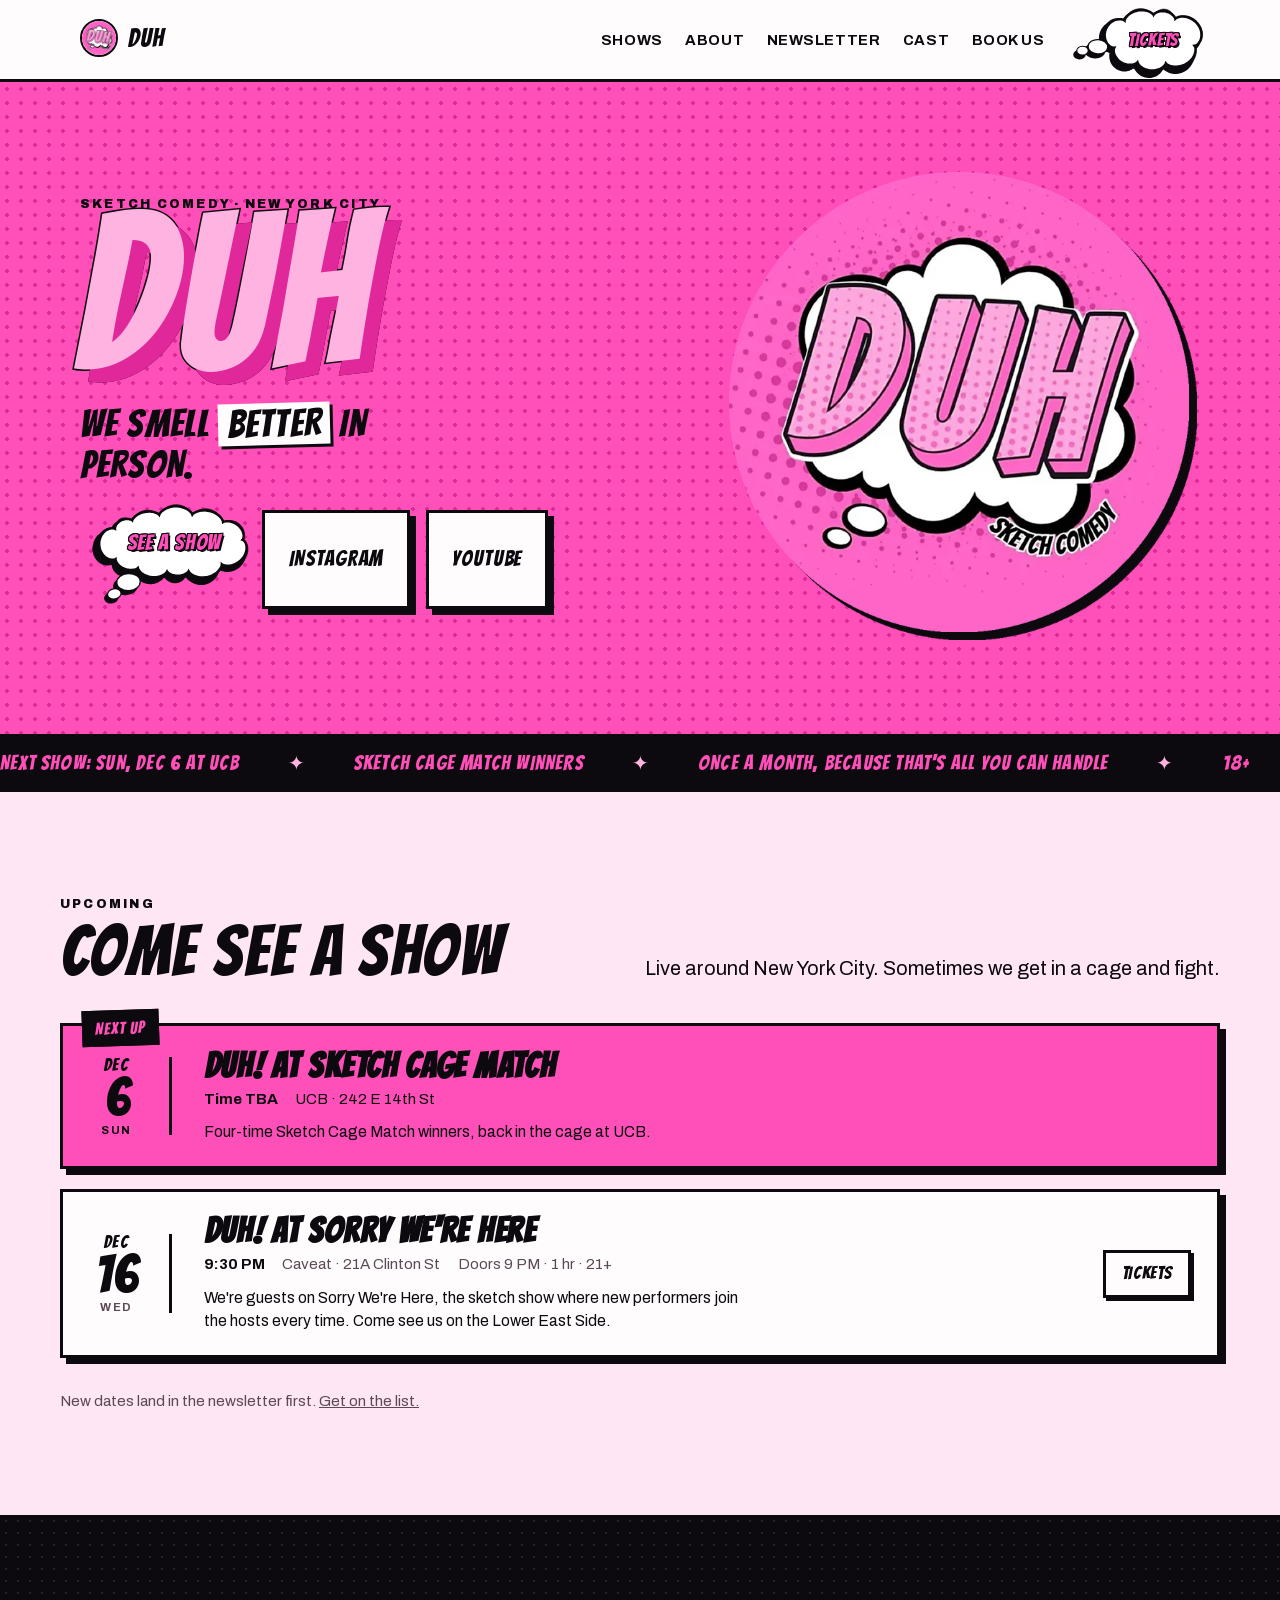
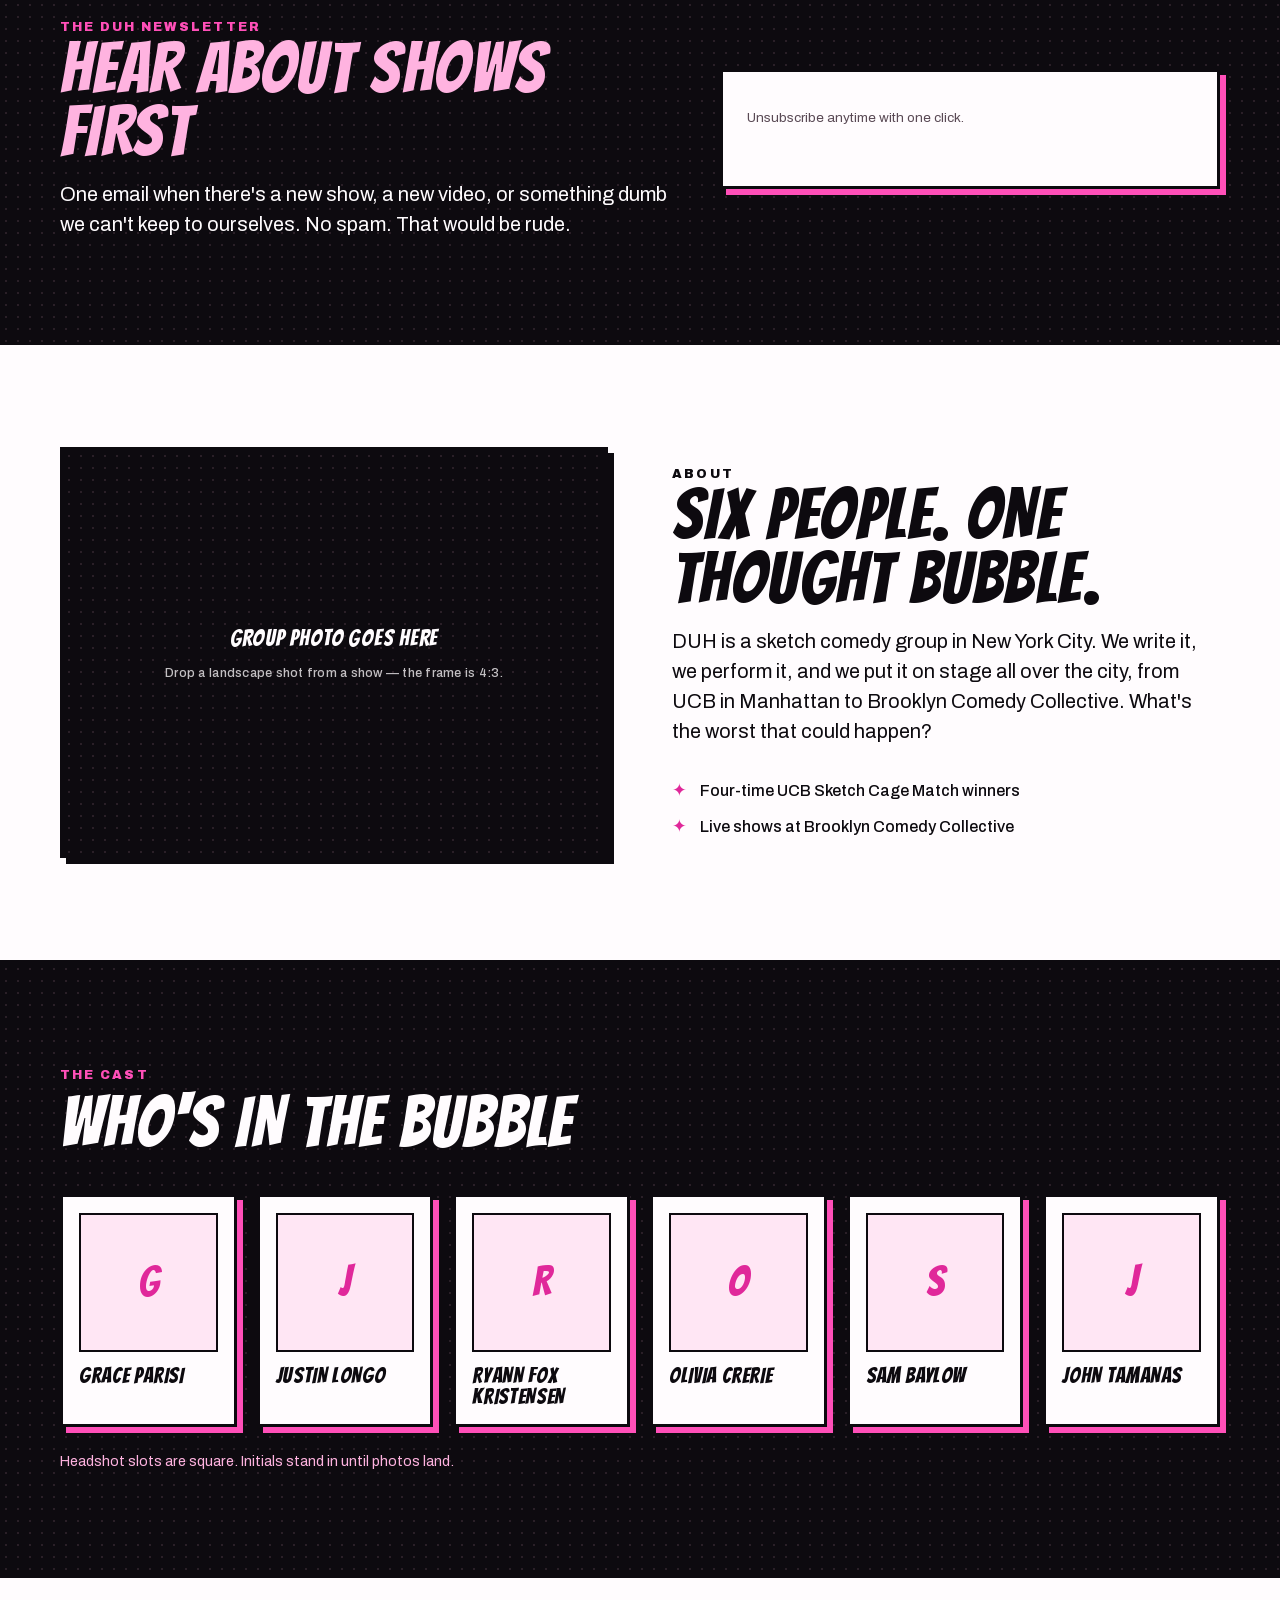
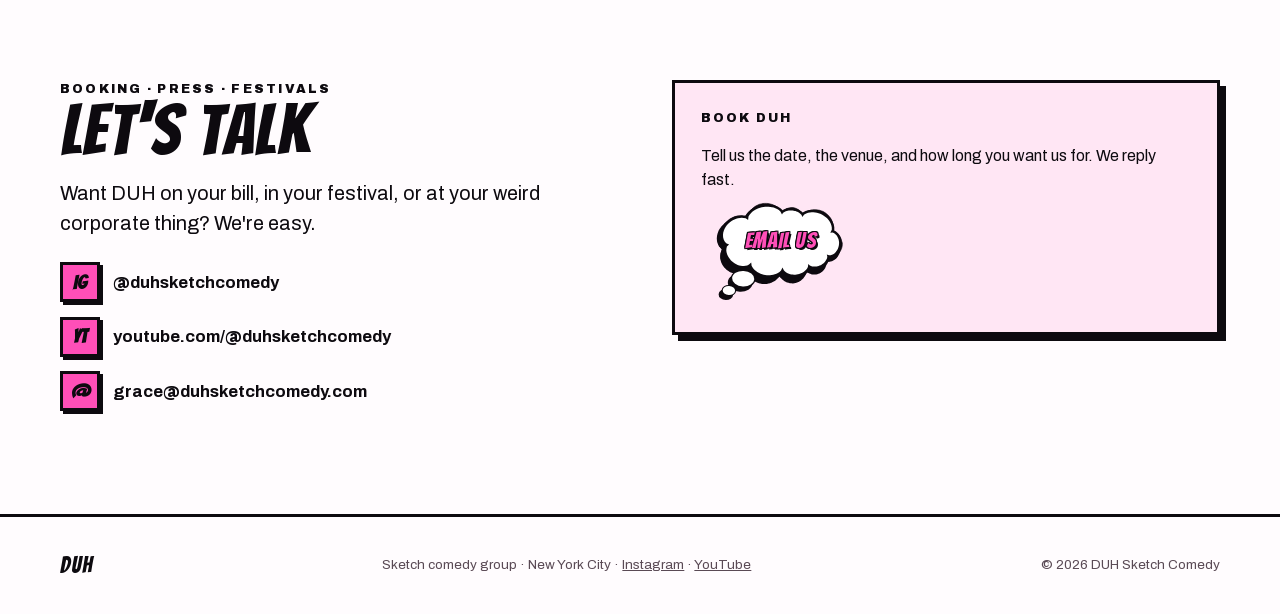
<file: index.html>
<!doctype html>
<html lang="en">
<head>
<meta charset="utf-8">
<meta name="viewport" content="width=device-width, initial-scale=1">
<title>DUH Sketch Comedy | Live Comedy Shows in New York City</title>
<meta name="description" content="DUH is a NYC sketch comedy group and four-time UCB Sketch Cage Match winner. Live comedy shows in Manhattan and Brooklyn. We smell better in person.">
<link rel="canonical" href="https://duhsketchcomedy.com/">
<meta property="og:site_name" content="DUH">
<meta property="og:locale" content="en_US">
<meta property="og:title" content="DUH — Sketch Comedy in New York City">
<meta property="og:description" content="We smell better in person. Sketch comedy, live in New York City.">
<link rel="icon" href="assets/favicon.png">
<link rel="apple-touch-icon" href="assets/apple-touch-icon.png">
<meta name="theme-color" content="#FF4FB8">
<meta property="og:type" content="website">
<!-- Site address: duhsketchcomedy.com. Link previews need the full address. -->
<meta property="og:url" content="https://duhsketchcomedy.com/">
<meta property="og:image" content="https://duhsketchcomedy.com/assets/share.jpg">
<meta property="og:image:width" content="1200">
<meta property="og:image:height" content="630">
<meta property="og:image:alt" content="DUH, sketch comedy in New York City">
<meta name="twitter:card" content="summary_large_image">
<link rel="preload" href="assets/bangers.woff2" as="font" type="font/woff2" crossorigin>
<link rel="preload" href="assets/archivo.woff2" as="font" type="font/woff2" crossorigin>
<style>
@font-face{font-family:'Archivo';font-style:normal;font-weight:400 900;font-stretch:100%;font-display:swap;src:url(assets/archivo.woff2) format('woff2');unicode-range:U+0000-00FF, U+0131, U+0152-0153, U+02BB-02BC, U+02C6, U+02DA, U+02DC, U+0304, U+0308, U+0329, U+2000-206F, U+20AC, U+2122, U+2191, U+2193, U+2212, U+2215, U+FEFF, U+FFFD}
@font-face{font-family:'Archivo';font-style:italic;font-weight:400;font-stretch:100%;font-display:swap;src:url(assets/archivo-italic.woff2) format('woff2');unicode-range:U+0000-00FF, U+0131, U+0152-0153, U+02BB-02BC, U+02C6, U+02DA, U+02DC, U+0304, U+0308, U+0329, U+2000-206F, U+20AC, U+2122, U+2191, U+2193, U+2212, U+2215, U+FEFF, U+FFFD}
@font-face{font-family:'Bangers';font-style:normal;font-weight:400;font-display:swap;src:url(assets/bangers.woff2) format('woff2');unicode-range:U+0000-00FF, U+0131, U+0152-0153, U+02BB-02BC, U+02C6, U+02DA, U+02DC, U+0304, U+0308, U+0329, U+2000-206F, U+20AC, U+2122, U+2191, U+2193, U+2212, U+2215, U+FEFF, U+FFFD}
</style>
<style>
/* ── tokens ─────────────────────────────────────────────────── */
:root{
  --pink:      #FF4FB8;   /* logo hot pink */
  --pink-deep: #E0289A;   /* halftone dot pink */
  --pink-pale: #FFB3E0;   /* letter fill */
  --pink-bg:   #FFE6F4;
  --ink:       #0D0A0F;
  --paper:     #FFFCFE;
  --muted:     #5A4A55;
  --line:      #0D0A0F;
  --lw:        3px;       /* comic outline weight */
  --shadow:    6px 6px 0 var(--ink);
  --shadow-sm: 3px 3px 0 var(--ink);
  --display:   'Bangers', 'Impact', sans-serif;
  --body:      'Archivo', system-ui, sans-serif;
  --max:       1160px;
}
*{box-sizing:border-box;margin:0;padding:0}
.sr-only{position:absolute;width:1px;height:1px;padding:0;margin:-1px;overflow:hidden;clip:rect(0,0,0,0);white-space:nowrap;border:0}
html{scroll-behavior:smooth;-webkit-text-size-adjust:100%}
@media (prefers-reduced-motion:reduce){html{scroll-behavior:auto}}
body{font-family:var(--body);color:var(--ink);background:var(--paper);line-height:1.5;overflow-x:hidden}
img{display:block;max-width:100%}
a{color:inherit}
::selection{background:var(--ink);color:var(--pink)}

/* halftone texture — the logo's dot field, as a CSS pattern */
.halftone{
  background-color:var(--pink);
  background-image:radial-gradient(var(--pink-deep) 1.6px, transparent 1.7px);
  background-size:14px 14px;
}
.halftone-dark{
  background-color:var(--ink);
  background-image:radial-gradient(#2a1f27 1.4px, transparent 1.5px);
  background-size:12px 12px;
}

/* ── type ───────────────────────────────────────────────────── */
.display{
  font-family:var(--display);
  font-weight:400;
  letter-spacing:.02em;
  line-height:.9;
  text-transform:uppercase;
}
/* comic outlined text: pale fill, ink stroke, hard pink drop */
.comic{
  color:var(--pink-pale);
  -webkit-text-stroke:var(--lw) var(--ink);
  paint-order:stroke fill;
  text-shadow:.06em .06em 0 var(--pink-deep), .06em .06em 0 var(--ink);
}
@supports not (paint-order:stroke fill){ .comic{-webkit-text-stroke:0;color:var(--ink)} }
.eyebrow{
  font-family:var(--body);font-weight:900;font-size:.78rem;letter-spacing:.18em;text-transform:uppercase;
}
h2.display{font-size:clamp(2.6rem,6vw,4.4rem)}
p.lede{font-size:clamp(1.05rem,1.6vw,1.25rem);max-width:56ch;text-wrap:pretty}

/* ── buttons ────────────────────────────────────────────────── */
.btn{
  display:inline-flex;align-items:center;gap:.5em;
  font-family:var(--display);font-size:1.35rem;letter-spacing:.04em;text-transform:uppercase;
  padding:.55em 1.1em;min-height:48px;
  background:var(--pink);color:var(--ink);text-decoration:none;
  border:var(--lw) solid var(--ink);box-shadow:var(--shadow);
  transition:transform .12s ease, box-shadow .12s ease;
  cursor:pointer;
}
.btn:hover{transform:translate(-2px,-2px);box-shadow:8px 8px 0 var(--ink)}
.btn:active{transform:translate(3px,3px);box-shadow:3px 3px 0 var(--ink)}
.btn:focus-visible{outline:3px solid var(--ink);outline-offset:3px}
.btn.ghost{background:var(--paper)}
.btn.ink{background:var(--ink);color:var(--pink);border-color:var(--pink);box-shadow:6px 6px 0 var(--pink)}
.btn.ink:hover{box-shadow:8px 8px 0 var(--pink)}
.btn.sm{font-size:1.1rem;padding:.45em .9em;min-height:44px;box-shadow:var(--shadow-sm)}
.btn.sm:hover{box-shadow:5px 5px 0 var(--ink)}

/* ── nav ────────────────────────────────────────────────────── */
.nav{
  position:sticky;top:0;z-index:50;
  background:var(--paper);border-bottom:var(--lw) solid var(--ink);
}
.nav .in{max-width:var(--max);margin:0 auto;padding:.7rem 1.25rem;display:flex;align-items:center;gap:1.5rem}
.nav .brand{display:flex;align-items:center;gap:.6rem;text-decoration:none;font-family:var(--display);font-size:1.6rem;letter-spacing:.04em}
.nav .brand img{width:38px;height:38px;border-radius:50%;border:2px solid var(--ink)}
.nav ul{list-style:none;display:flex;gap:1.4rem;margin-left:auto;font-weight:700;font-size:.92rem;letter-spacing:.04em;text-transform:uppercase}
.nav a:not(.btn){text-decoration:none;padding:.25em 0;border-bottom:3px solid transparent}
.nav a:not(.btn):hover{border-bottom-color:var(--pink)}
.nav .cta{margin-left:.5rem}
@media (max-width:760px){ .nav ul{display:none} .nav .cta{margin-left:auto} }

/* ── hero ───────────────────────────────────────────────────── */
.hero{position:relative;border-bottom:var(--lw) solid var(--ink);overflow:hidden}
.hero .in{
  max-width:var(--max);margin:0 auto;padding:clamp(3rem,7vw,6rem) 1.25rem clamp(3.5rem,8vw,7rem);
  display:grid;grid-template-columns:1.1fr .9fr;gap:3rem;align-items:center;
}
.hero h1{font-size:clamp(5.5rem,17vw,15rem);line-height:.82;margin:-.05em 0 .1em -.03em}
.hero .tag{font-family:var(--display);font-size:clamp(1.5rem,3.2vw,2.4rem);letter-spacing:.03em;line-height:1;text-transform:uppercase;color:var(--ink);margin-bottom:1.6rem;max-width:18ch}
.hero .tag em{font-style:normal;background:var(--paper);padding:.05em .25em;box-shadow:var(--shadow-sm);display:inline-block;transform:rotate(-1.5deg)}
.hero .actions{display:flex;flex-wrap:wrap;gap:1rem}
.hero .bubble{position:relative;justify-self:center;width:min(100%,460px);aspect-ratio:1}
.hero .bubble img{width:100%;height:100%;object-fit:contain;filter:drop-shadow(8px 8px 0 var(--ink))}
@media (max-width:860px){
  .hero .in{grid-template-columns:1fr;gap:2rem}
  .hero .bubble{width:min(70vw,340px);order:-1}
}

/* next-show ticker under hero */
.ticker{
  background:var(--ink);color:var(--pink);border-bottom:var(--lw) solid var(--ink);
  font-family:var(--display);font-size:1.25rem;letter-spacing:.06em;text-transform:uppercase;
  overflow:hidden;white-space:nowrap;
}
.ticker .track{display:inline-flex;gap:3rem;padding:.55em 0;animation:slide 28s linear infinite;will-change:transform}
.ticker .track span::after{content:"✦";margin-left:3rem;color:var(--pink-pale)}
@keyframes slide{to{transform:translateX(-50%)}}
@media (prefers-reduced-motion:reduce){.ticker .track{animation:none;padding-left:1.25rem}}

/* ── sections ───────────────────────────────────────────────── */
section{padding:clamp(3.5rem,8vw,6.5rem) 1.25rem}
section .in{max-width:var(--max);margin:0 auto}
.section-head{display:flex;align-items:flex-end;justify-content:space-between;gap:2rem;margin-bottom:2.5rem;flex-wrap:wrap}
.section-head .eyebrow{margin-bottom:.4rem}

/* ── shows ──────────────────────────────────────────────────── */
.shows{background:var(--pink-bg)}
.show-list{list-style:none;display:grid;gap:1.25rem}
.show{
  display:grid;grid-template-columns:auto 1fr auto;gap:1.5rem 2rem;align-items:center;
  background:var(--paper);border:var(--lw) solid var(--ink);box-shadow:var(--shadow);padding:1.4rem 1.6rem;
  transition:transform .12s ease, box-shadow .12s ease;
}
.show:hover{transform:translate(-2px,-2px);box-shadow:8px 8px 0 var(--ink)}
.show.next{background:var(--pink);position:relative}
.show.next::before{
  content:"Next up";position:absolute;top:-1rem;left:1.2rem;
  font-family:var(--display);font-size:1.05rem;letter-spacing:.06em;text-transform:uppercase;
  background:var(--ink);color:var(--pink);padding:.15em .6em;border:var(--lw) solid var(--ink);transform:rotate(-2deg);
}
.show .date{
  font-family:var(--display);line-height:.9;text-align:center;min-width:5.2rem;
  border-right:var(--lw) solid var(--ink);padding-right:1.5rem;
}
.show .date .m{display:block;font-size:1.1rem;letter-spacing:.1em}
.show .date .d{display:block;font-size:3.4rem}
.show .date .w{display:block;font-family:var(--body);font-weight:700;font-size:.72rem;letter-spacing:.14em;text-transform:uppercase;color:var(--muted);margin-top:.2rem}
.show.next .date .w{color:var(--ink)}
.show h3{font-family:var(--display);font-size:clamp(1.6rem,3vw,2.2rem);letter-spacing:.02em;line-height:.95;text-transform:uppercase;margin-bottom:.35rem}
.show h3 a{text-decoration:none}
.show h3 a:hover,.show h3 a:focus-visible{text-decoration:underline;text-decoration-thickness:3px;text-decoration-color:var(--pink)}
.show .meta{font-size:.95rem;color:var(--muted);display:flex;flex-wrap:wrap;gap:.35rem 1.1rem}
.show.next .meta{color:var(--ink)}
.show .meta strong{font-weight:700;color:var(--ink)}
.show .blurb{margin-top:.6rem;font-size:.98rem;max-width:60ch;text-wrap:pretty}
@media (max-width:640px){
  .show{grid-template-columns:auto 1fr;padding:1.2rem 1.2rem}
  .show .date{min-width:4.2rem;padding-right:1rem}
  .show .date .d{font-size:2.6rem}
  .show > .btn{grid-column:1/-1;justify-content:center}
}
.shows .foot{margin-top:2rem;display:flex;flex-wrap:wrap;gap:1rem;align-items:center;font-size:.95rem;color:var(--muted)}

/* ── about ──────────────────────────────────────────────────── */
.about .in{display:grid;grid-template-columns:1fr 1fr;gap:4rem;align-items:center}
.about .photo{
  aspect-ratio:4/3;border:var(--lw) solid var(--ink);box-shadow:var(--shadow);
  display:grid;place-items:center;text-align:center;padding:2rem;
  font-family:var(--display);font-size:1.4rem;letter-spacing:.04em;text-transform:uppercase;color:var(--paper);
}
.about .photo small{display:block;font-family:var(--body);font-weight:500;font-size:.8rem;letter-spacing:.02em;text-transform:none;opacity:.75;margin-top:.5rem}
.about .body p+p{margin-top:1rem}
.cred{margin-top:2rem;display:grid;gap:.6rem;padding-left:0;list-style:none}
.cred li{display:flex;gap:.8rem;align-items:baseline;font-weight:500}
.cred li::before{content:"✦";color:var(--pink-deep);font-size:1.1rem}
@media (max-width:860px){ .about .in{grid-template-columns:1fr;gap:2.5rem} }

/* ── cast ───────────────────────────────────────────────────── */
.cast{border-top:var(--lw) solid var(--ink);border-bottom:var(--lw) solid var(--ink)}
.cast .in{color:var(--paper)}
.cast .eyebrow{color:var(--pink)}
.cast-grid{display:grid;grid-template-columns:repeat(auto-fit,minmax(160px,1fr));gap:1.25rem;list-style:none}
.member{
  background:var(--paper);color:var(--ink);border:var(--lw) solid var(--ink);box-shadow:6px 6px 0 var(--pink);
  padding:1rem;transition:transform .12s ease, box-shadow .12s ease;
}
.member:hover{transform:translate(-2px,-2px) rotate(-1deg);box-shadow:8px 8px 0 var(--pink)}
.member .face{
  aspect-ratio:1;background:var(--pink-bg);border:2px solid var(--ink);margin-bottom:.8rem;
  display:grid;place-items:center;font-family:var(--display);font-size:2.6rem;color:var(--pink-deep);
}
.member .name{font-family:var(--display);font-size:1.35rem;letter-spacing:.03em;text-transform:uppercase;line-height:1}
.cast .note{margin-top:1.5rem;font-size:.9rem;color:var(--pink-pale)}

/* ── contact ────────────────────────────────────────────────── */
.contact .in{display:grid;grid-template-columns:1fr 1fr;gap:4rem;align-items:start}
.contact form{display:grid;gap:1rem}
.contact label{font-weight:700;font-size:.85rem;letter-spacing:.06em;text-transform:uppercase;display:grid;gap:.4rem}
.contact input,.contact textarea{
  font:inherit;font-size:1rem;padding:.75rem .9rem;border:var(--lw) solid var(--ink);background:var(--paper);
  box-shadow:var(--shadow-sm);width:100%;min-height:48px;
}
.contact textarea{min-height:140px;resize:vertical}
.contact input:focus,.contact textarea:focus{outline:none;box-shadow:var(--shadow-sm),0 0 0 3px var(--pink)}
.contact .hint{font-size:.85rem;color:var(--muted)}
.socials{list-style:none;display:grid;gap:.9rem;margin-top:1.5rem}
.socials a{display:flex;align-items:center;gap:.8rem;text-decoration:none;font-weight:700;font-size:1.05rem}
.socials a:hover{color:var(--pink-deep)}
.socials .ic{width:40px;height:40px;border:var(--lw) solid var(--ink);display:grid;place-items:center;background:var(--pink);box-shadow:var(--shadow-sm);font-family:var(--display);font-size:1.2rem}
@media (max-width:860px){ .contact .in{grid-template-columns:1fr;gap:2.5rem} }

/* ── footer ─────────────────────────────────────────────────── */
footer{border-top:var(--lw) solid var(--ink);padding:2rem 1.25rem;font-size:.85rem;color:var(--muted)}
footer .in{max-width:var(--max);margin:0 auto;display:flex;flex-wrap:wrap;justify-content:space-between;gap:1rem;align-items:center}
footer .word{font-family:var(--display);font-size:1.4rem;color:var(--ink);letter-spacing:.04em}

/* ── mailing list ───────────────────────────────────────────── */
.list{border-bottom:var(--lw) solid var(--ink)}
.list .in{display:grid;grid-template-columns:1.1fr .9fr;gap:3rem;align-items:center}
.list h2{color:var(--pink-pale)}
.list .lede{color:var(--paper);margin-top:1rem}
.signup{display:grid;gap:1rem;background:var(--paper);border:var(--lw) solid var(--ink);box-shadow:6px 6px 0 var(--pink);padding:1.5rem}
.signup label{font-weight:700;font-size:.85rem;letter-spacing:.06em;text-transform:uppercase;display:grid;gap:.4rem}
.signup input{font:inherit;font-size:1rem;padding:.75rem .9rem;border:var(--lw) solid var(--ink);background:var(--paper);box-shadow:var(--shadow-sm);width:100%;min-height:48px}
.signup input:focus{outline:none;box-shadow:var(--shadow-sm),0 0 0 3px var(--pink)}
.signup .hint{font-size:.85rem;color:var(--muted)}
.signup .msg{font-weight:700;min-height:1.5em}
.signup .msg.ok{color:#0a7a3a}.signup .msg.err{color:#b0003a}
.hp{position:absolute;left:-9999px}
[hidden]{display:none!important}
.kit-embed{background:var(--paper);border:var(--lw) solid var(--ink);box-shadow:6px 6px 0 var(--pink);padding:1.5rem;min-height:120px}
/* Kit's embedded form, restyled to match the site. !important beats Kit's own inline styles. */
#kit-embed .formkit-form{max-width:none!important;width:100%!important;background:transparent!important;border:0!important;box-shadow:none!important;padding:0!important;margin:0!important;font-family:var(--body)!important}
#kit-embed .formkit-form [data-style]{padding:0!important}
#kit-embed .formkit-fields{display:grid!important;gap:1rem!important;margin:0!important}
#kit-embed .formkit-field,#kit-embed .formkit-submit{margin:0!important;flex:1 1 auto!important}
#kit-embed .formkit-input{font:inherit!important;font-family:var(--body)!important;font-size:1rem!important;color:var(--ink)!important;background:var(--paper)!important;border:var(--lw) solid var(--ink)!important;border-radius:0!important;box-shadow:var(--shadow-sm)!important;padding:.75rem .9rem!important;min-height:48px!important;width:100%!important}
#kit-embed .formkit-input::placeholder{color:#6b6070!important;opacity:1!important}
#kit-embed .formkit-input:focus{outline:none!important;box-shadow:var(--shadow-sm),0 0 0 3px var(--pink)!important}
#kit-embed .formkit-submit{font-family:var(--display)!important;font-size:1.35rem!important;letter-spacing:.04em!important;text-transform:uppercase!important;color:var(--ink)!important;background:var(--pink)!important;border:var(--lw) solid var(--ink)!important;border-radius:0!important;box-shadow:var(--shadow)!important;min-height:48px!important;padding:0!important;width:100%!important;cursor:pointer!important;transition:transform .12s ease, box-shadow .12s ease!important}
#kit-embed .formkit-submit > span{padding:.55em 1.1em!important;font-weight:400!important;background:transparent!important}
#kit-embed .formkit-submit:hover{transform:translate(-2px,-2px)!important;box-shadow:8px 8px 0 var(--ink)!important}
#kit-embed .formkit-submit:active{transform:translate(3px,3px)!important;box-shadow:3px 3px 0 var(--ink)!important}
#kit-embed .formkit-alert{font-family:var(--body)!important;font-weight:700!important;border-radius:0!important;border:var(--lw) solid var(--ink)!important;margin:0 0 1rem!important;padding:.75rem 1rem!important;list-style:none!important}
#kit-embed .formkit-alert-error{background:var(--pink-bg)!important;color:#b0003a!important}
#kit-embed .formkit-alert-success{background:var(--pink)!important;color:var(--ink)!important;font-family:var(--display)!important;font-weight:400!important;font-size:1.6rem!important;letter-spacing:.03em!important;text-align:center!important;box-shadow:var(--shadow-sm)!important}
#kit-embed .formkit-powered-by-convertkit-container{margin:1rem 0 0!important;justify-content:center!important;opacity:.6}
#kit-embed .formkit-powered-by-convertkit{color:var(--ink)!important;font-family:var(--body)!important}
.kit-embed .hint{font-size:.85rem;color:var(--muted);margin-top:.75rem}
@media (max-width:860px){ .list .in{grid-template-columns:1fr;gap:2rem} }
.empty{background:var(--paper);border:var(--lw) dashed var(--ink);padding:1.6rem;font-weight:500}
.contact .card{background:var(--pink-bg);border:var(--lw) solid var(--ink);box-shadow:var(--shadow);padding:1.6rem;display:grid;gap:1rem;justify-items:start}
.sr{position:absolute;width:1px;height:1px;overflow:hidden;clip:rect(0 0 0 0)}
</style>
<link rel="stylesheet" href="/assets/bubble.css"><script src="/assets/bubble.js" defer></script>
<!-- seo:start (generated by scripts/build_seo.py from this page: edit the page, not this block) -->
<script type="application/ld+json">
{
  "@context": "https://schema.org",
  "@graph": [
    {
      "@type": "WebSite",
      "@id": "https://duhsketchcomedy.com/#website",
      "url": "https://duhsketchcomedy.com/",
      "name": "DUH",
      "alternateName": [
        "duh",
        "DUH Sketch Comedy",
        "duh sketch comedy"
      ],
      "publisher": {
        "@id": "https://duhsketchcomedy.com/#duh"
      }
    },
    {
      "@type": "PerformingGroup",
      "@id": "https://duhsketchcomedy.com/#duh",
      "name": "DUH",
      "alternateName": [
        "duh",
        "DUH Sketch Comedy",
        "duh sketch comedy"
      ],
      "url": "https://duhsketchcomedy.com/",
      "logo": "https://duhsketchcomedy.com/assets/icon-512.png",
      "image": "https://duhsketchcomedy.com/assets/share.jpg",
      "description": "DUH is a NYC sketch comedy group and four-time UCB Sketch Cage Match winner. Live comedy shows in Manhattan and Brooklyn. We smell better in person.",
      "genre": "Sketch comedy",
      "areaServed": {
        "@type": "City",
        "name": "New York City"
      },
      "location": {
        "@type": "Place",
        "address": {
          "@type": "PostalAddress",
          "addressLocality": "New York",
          "addressRegion": "NY",
          "addressCountry": "US"
        }
      },
      "sameAs": [
        "https://www.instagram.com/duhsketchcomedy/",
        "https://www.youtube.com/@duhsketchcomedy"
      ],
      "member": [
        {
          "@type": "Person",
          "name": "Grace Parisi"
        },
        {
          "@type": "Person",
          "name": "Justin Longo"
        },
        {
          "@type": "Person",
          "name": "Ryann Fox Kristensen"
        },
        {
          "@type": "Person",
          "name": "Olivia Crerie"
        },
        {
          "@type": "Person",
          "name": "Sam Baylow"
        },
        {
          "@type": "Person",
          "name": "John Tamanas"
        }
      ]
    }
  ]
}
</script>
<!-- seo:end -->
</head>
<body>

<nav class="nav" aria-label="Primary">
  <div class="in">
    <a class="brand" href="#top"><img src="assets/logo-small.webp" alt="" width="38" height="38">DUH</a>
    <ul>
      <li><a href="#shows">Shows</a></li>
      <li><a href="#about">About</a></li>
      <li id="nav-blog" hidden><a href="/blog/">Blog</a></li>
      <li><a href="#list">Newsletter</a></li>
      <li><a href="#cast">Cast</a></li>
      <li><a href="#contact">Book us</a></li>
    </ul>
    <a class="btn sm cta" href="#shows">Tickets</a>
  </div>
</nav>

<header class="hero halftone" id="top">
  <div class="in">
    <div>
      <p class="eyebrow">Sketch comedy · New York City</p>
      <h1 class="display comic">Duh<span class="sr-only"> sketch comedy, New York City</span></h1>
      <p class="tag">We smell <em>better</em> in person.</p>
      <div class="actions">
        <a class="btn ink" href="#shows">See a show</a>
        <a class="btn ghost" href="https://www.instagram.com/duhsketchcomedy/" target="_blank" rel="noopener">Instagram</a>
        <a class="btn ghost" href="https://www.youtube.com/@duhsketchcomedy" target="_blank" rel="noopener">YouTube</a>
      </div>
    </div>
    <div class="bubble">
      <img src="assets/logo.webp" alt="DUH Sketch Comedy logo — the word DUH in a comic thought bubble" width="900" height="900">
    </div>
  </div>
</header>

<div class="ticker" aria-hidden="true">
  <div class="track">
    <span class="tk-next">Live in NYC</span><span>Sketch Cage Match winners</span><span>Once a month, because that's all you can handle</span><span>18+</span>
    <span class="tk-next">Live in NYC</span><span>Sketch Cage Match winners</span><span>Once a month, because that's all you can handle</span><span>18+</span>
  </div>
</div>

<section class="shows" id="shows">
  <div class="in">
    <div class="section-head">
      <div>
        <p class="eyebrow">Upcoming</p>
        <h2 class="display">Come see a show</h2>
      </div>
      <p class="lede">Live around New York City. Sometimes we get in a cage and fight.</p>
    </div>

    <ol class="show-list" id="show-list" aria-live="polite">
      <li class="empty">Loading shows…</li>
    </ol>

    <div class="foot">
      <span>New dates land in the newsletter first. <a href="#list">Get on the list.</a></span>
    </div>
  </div>
</section>

<section class="list halftone-dark" id="list">
  <div class="in">
    <div>
      <p class="eyebrow" style="color:var(--pink)">The duh newsletter</p>
      <h2 class="display">Hear about shows first</h2>
      <p class="lede">One email when there's a new show, a new video, or something dumb we can't keep to ourselves. No spam. That would be rude.</p>
    </div>
    <!--
      MAILING LIST (Kit). Two ways, set in the SETTINGS block near the bottom:
      - KIT_EMBED_SRC + KIT_EMBED_UID (Kit's JavaScript embed) shows Kit's own form in the slot below. On now.
      - KIT_FORM_ACTION (the action="..." address from Kit's HTML embed) uses the site's own styled form instead,
        and wins when set.
    -->
    <div class="kit-embed" id="kit-embed" hidden></div>
    <form class="signup" id="signup" method="post" novalidate>
      <label>First name <input type="text" name="fields[first_name]" autocomplete="given-name"></label>
      <label>Email <input type="email" name="email_address" required autocomplete="email"></label>
      <label class="hp" aria-hidden="true">Leave this empty <input type="text" name="website" tabindex="-1" autocomplete="off"></label>
      <button class="btn" type="submit" aria-label="Sign me up">Sign me<br>up</button>
      <p class="msg" role="status"></p>
      <p class="hint">Unsubscribe anytime with one click.</p>
    </form>
  </div>
</section>

<section class="about" id="about">
  <div class="in">
    <div class="photo halftone-dark">
      <div>Group photo goes here<small>Drop a landscape shot from a show — the frame is 4:3.</small></div>
    </div>
    <div class="body">
      <p class="eyebrow">About</p>
      <h2 class="display">Six people. One thought bubble.</h2>
      <p class="lede" style="margin-top:1rem">DUH is a sketch comedy group in New York City. We write it, we perform it, and we put it on stage all over the city, from UCB in Manhattan to Brooklyn Comedy Collective. What's the worst that could happen?</p>
      <ul class="cred">
        <li>Four-time UCB Sketch Cage Match winners</li>
        <li>Live shows at Brooklyn Comedy Collective</li>
      </ul>
    </div>
  </div>
</section>

<section class="cast halftone-dark" id="cast">
  <div class="in">
    <div class="section-head">
      <div>
        <p class="eyebrow">The cast</p>
        <h2 class="display" style="color:var(--paper)">Who's in the bubble</h2>
      </div>
    </div>
    <ul class="cast-grid">
      <li class="member"><div class="face">G</div><div class="name">Grace Parisi</div></li>
      <li class="member"><div class="face">J</div><div class="name">Justin Longo</div></li>
      <li class="member"><div class="face">R</div><div class="name">Ryann Fox Kristensen</div></li>
      <li class="member"><div class="face">O</div><div class="name">Olivia Crerie</div></li>
      <li class="member"><div class="face">S</div><div class="name">Sam Baylow</div></li>
      <li class="member"><div class="face">J</div><div class="name">John Tamanas</div></li>
    </ul>
    <p class="note">Headshot slots are square. Initials stand in until photos land.</p>
  </div>
</section>

<section class="contact" id="contact">
  <div class="in">
    <div>
      <p class="eyebrow">Booking · Press · Festivals</p>
      <h2 class="display">Let's talk</h2>
      <p class="lede" style="margin-top:1rem">Want DUH on your bill, in your festival, or at your weird corporate thing? We're easy.</p>
      <ul class="socials">
        <li><a href="https://www.instagram.com/duhsketchcomedy/" target="_blank" rel="noopener"><span class="ic">IG</span>@duhsketchcomedy</a></li>
        <li><a href="https://www.youtube.com/@duhsketchcomedy" target="_blank" rel="noopener"><span class="ic">YT</span>youtube.com/@duhsketchcomedy</a></li>
        <li data-email-item hidden><a data-email-link href="#"><span class="ic">@</span><span data-email-text></span></a></li>
      </ul>
    </div>
    <div class="card">
      <p class="eyebrow">Book duh</p>
      <p>Tell us the date, the venue, and how long you want us for. We reply fast.</p>
      <a class="btn" data-email-link data-email-subject="Booking duh" data-email-item hidden href="#">Email us</a>
      <a class="btn" data-no-email href="https://www.instagram.com/duhsketchcomedy/" target="_blank" rel="noopener">DM us on Instagram</a>
    </div>
  </div>
</section>

<footer>
  <div class="in">
    <span class="word">DUH</span>
    <span>Sketch comedy group · New York City · <a href="https://www.instagram.com/duhsketchcomedy/" target="_blank" rel="noopener">Instagram</a> · <a href="https://www.youtube.com/@duhsketchcomedy" target="_blank" rel="noopener">YouTube</a></span>
    <span>© <span id="yr">2026</span> DUH Sketch Comedy</span>
  </div>
</footer>

<script>
/* ── SETTINGS ──────────────────────────────────────────────────
   KIT_FORM_ACTION: the form address from Kit's "HTML" embed code,
   the action="..." part, e.g. https://app.kit.com/forms/1234567/subscriptions
   When set, the site's own styled form is used.
   KIT_EMBED_SRC / KIT_EMBED_UID: Kit's JavaScript embed. Used while
   KIT_FORM_ACTION is ''. It shows Kit's own form in the newsletter box. */
const KIT_FORM_ACTION = '';
const KIT_EMBED_SRC = 'https://duh-sketch-comedy.kit.com/941860c676/index.js';
const KIT_EMBED_UID = '941860c676';
/* CONTACT_EMAIL: duh's own email address. The "Email us" button and the
   email line under Booking stay hidden while this is ''.             */
const CONTACT_EMAIL = 'grace@duhsketchcomedy.com';
/* ───────────────────────────────────────────────────────────── */

document.getElementById('yr').textContent = new Date().getFullYear();

/* Contact email: shown only once CONTACT_EMAIL is set */
if(CONTACT_EMAIL){
  document.querySelectorAll('[data-email-link]').forEach(a => {
    const subj = a.getAttribute('data-email-subject');
    a.href = 'mailto:' + CONTACT_EMAIL + (subj ? '?subject=' + encodeURIComponent(subj) : '');
  });
  document.querySelectorAll('[data-email-text]').forEach(el => el.textContent = CONTACT_EMAIL);
  document.querySelectorAll('[data-email-item]').forEach(el => el.hidden = false);
  document.querySelectorAll('[data-no-email]').forEach(el => el.hidden = true);
}

/* Shows: read from shows.json. Edit that file, not this script.
   Shows dated before today (New York time) hide themselves, and the
   first upcoming confirmed show is marked "Next up".               */
(function(){
  const list = document.getElementById('show-list');
  const esc = s => String(s ?? '').replace(/[&<>"']/g, c => ({'&':'&amp;','<':'&lt;','>':'&gt;','"':'&quot;',"'":'&#39;'}[c]));
  const safeUrl = u => /^https:\/\//i.test(u || '') ? u : '';
  /* Each show has its own page at /shows/<id>/, made by scripts/build_seo.py. Must match show_id() there. */
  const slug = v => String(v || '').normalize('NFKD').replace(/[\u0300-\u036f]/g,'').toLowerCase().replace(/[^a-z0-9]+/g,'-').replace(/^-+|-+$/g,'');
  const showId = s => s.slug ? slug(s.slug) : s.date + '-' + (slug(s.venue || s.title) || 'show');
  const todayNY = new Intl.DateTimeFormat('en-CA',{timeZone:'America/New_York'}).format(new Date()); // YYYY-MM-DD

  function render(data){
    const shows = (data.shows || [])
      .filter(s => s.confirmed !== false && /^\d{4}-\d{2}-\d{2}$/.test(s.date) && s.date >= todayNY)
      .sort((a,b) => (a.date + (a.sort||'')).localeCompare(b.date + (b.sort||'')));
    if(!shows.length){
      list.innerHTML = '<li class="empty">No dates on the board right now. <a href="#list">Join the newsletter</a> and you\'ll hear the second we book one.</li>';
      return;
    }
    list.innerHTML = shows.map((s,i) => {
      const d = new Date(s.date + 'T12:00:00');
      const m = d.toLocaleString('en-US',{month:'short'});
      const w = d.toLocaleString('en-US',{weekday:'short'});
      const url = safeUrl(s.tickets);
      const where = [s.venue, s.address].filter(Boolean).join(' · ');
      return `<li class="show${i===0?' next':''}">
        <div class="date"><span class="m">${esc(m)}</span><span class="d">${d.getDate()}</span><span class="w">${esc(w)}</span></div>
        <div>
          <h3><a href="/shows/${esc(showId(s))}/">${esc(s.title || 'duh live')}</a></h3>
          <p class="meta">${s.time?`<strong>${esc(s.time)}</strong>`:''} ${where?`<span>${esc(where)}</span>`:''} ${s.details?`<span>${esc(s.details)}</span>`:''}</p>
          ${s.blurb?`<p class="blurb">${esc(s.blurb)}</p>`:''}
        </div>
        ${url?`<a class="btn sm${i===0?'':' ghost'}" href="${esc(url)}" target="_blank" rel="noopener">Tickets</a>`:''}
      </li>`;
    }).join('');
    const n = shows[0], nd = new Date(n.date + 'T12:00:00');
    const tk = `Next show: ${nd.toLocaleString('en-US',{weekday:'short',month:'short',day:'numeric'})}${n.venue?' at '+n.venue:''}`;
    document.querySelectorAll('.tk-next').forEach(el => el.textContent = tk);
  }

  fetch('shows.json', {cache:'no-cache'})
    .then(r => { if(!r.ok) throw new Error(r.status); return r.json(); })
    .then(render)
    .catch(() => {
      list.innerHTML = '<li class="empty">Show dates go up on <a href="https://www.instagram.com/duhsketchcomedy/" target="_blank" rel="noopener">Instagram</a> too.</li>';
    });
})();

/* Newsletter signup → Kit */
(function(){
  const f = document.getElementById('signup'); if(!f) return;
  if(!KIT_FORM_ACTION && KIT_EMBED_SRC){              // use Kit's own embedded form
    const slot = document.getElementById('kit-embed');
    const sc = document.createElement('script');
    sc.async = true; sc.src = KIT_EMBED_SRC; sc.setAttribute('data-uid', KIT_EMBED_UID);
    slot.appendChild(sc); slot.hidden = false; f.hidden = true;
    const hint = document.createElement('p'); hint.className = 'hint';
    hint.textContent = 'Unsubscribe anytime with one click.'; slot.appendChild(hint);
    // Put the site's own wording on Kit's form once it appears.
    const tidy = () => {
      const kf = slot.querySelector('.formkit-form'); if(!kf) return;
      const em = kf.querySelector('input[name="email_address"]'); if(em) em.placeholder = 'Your email';
      const sp = kf.querySelector('.formkit-submit > span'); if(sp && sp.innerHTML !== 'Sign me<br>up'){ sp.innerHTML = 'Sign me<br>up'; sp.parentNode.setAttribute('aria-label', 'Sign me up'); }
      if(kf.nextSibling !== hint) slot.appendChild(hint);
    };
    new MutationObserver(tidy).observe(slot, {childList:true, subtree:true});
    // If Kit's form hasn't shown up after 8 seconds (blocked script, slow network), offer Kit's own signup page.
    setTimeout(() => {
      if(document.querySelector('form.formkit-form, [data-uid="' + KIT_EMBED_UID + '"]:not(script), #kit-embed iframe')) return;
      const page = KIT_EMBED_SRC.replace(/\/index\.js$/, '');
      slot.innerHTML = '<p style="font-weight:700;margin:0 0 1rem">Get on the list:</p>' +
        '<a class="btn" href="' + page + '" target="_blank" rel="noopener" aria-label="Sign me up">Sign me<br>up</a>';
    }, 8000);
    return;
  }
  const msg = f.querySelector('.msg');
  const say = (t,cls) => { msg.textContent = t; msg.className = 'msg ' + (cls||''); };
  f.addEventListener('submit', async e => {
    e.preventDefault();
    if(f.elements.namedItem('website').value) return;                       // bot trap
    const email = f.elements.namedItem('email_address').value.trim();
    if(!/^[^@\s]+@[^@\s]+\.[^@\s]+$/.test(email)){ say('That email looks off. Try again?','err'); return; }
    if(!KIT_FORM_ACTION){ say('Signup opens soon. Follow us on Instagram in the meantime.','err'); return; }
    const btn = f.querySelector('button'); btn.disabled = true; say('Signing you up…');
    try{
      const r = await fetch(KIT_FORM_ACTION, {
        method:'POST', headers:{'Accept':'application/json'}, body:new FormData(f)
      });
      if(!r.ok) throw new Error(r.status);
      f.reset(); say("You're in. Check your inbox to confirm.",'ok');
      btn.disabled = false;
    }catch(err){
      // If the browser blocks the background request, send the form the old way (opens Kit's thank-you page).
      f.action = KIT_FORM_ACTION; f.target = '_blank'; HTMLFormElement.prototype.submit.call(f);
      say("Almost done: confirm in the tab that just opened.",'ok'); btn.disabled = false;
    }
  });
})();
</script>

<script>
/* Blog link: stays hidden until posts/posts.json has a live post (not a draft, date arrived). */
fetch('/posts/posts.json',{cache:'no-cache'}).then(function(r){return r.ok?r.json():{posts:[]}}).then(function(d){
  var d0=new Date(),t=d0.getFullYear()+'-'+String(d0.getMonth()+1).padStart(2,'0')+'-'+String(d0.getDate()).padStart(2,'0');
  if((d.posts||[]).some(function(p){return p&&p.slug&&p.title&&p.date&&!p.draft&&p.date<=t;})) document.getElementById('nav-blog').hidden=false;
}).catch(function(){});
</script>
</body>
</html>
</file>
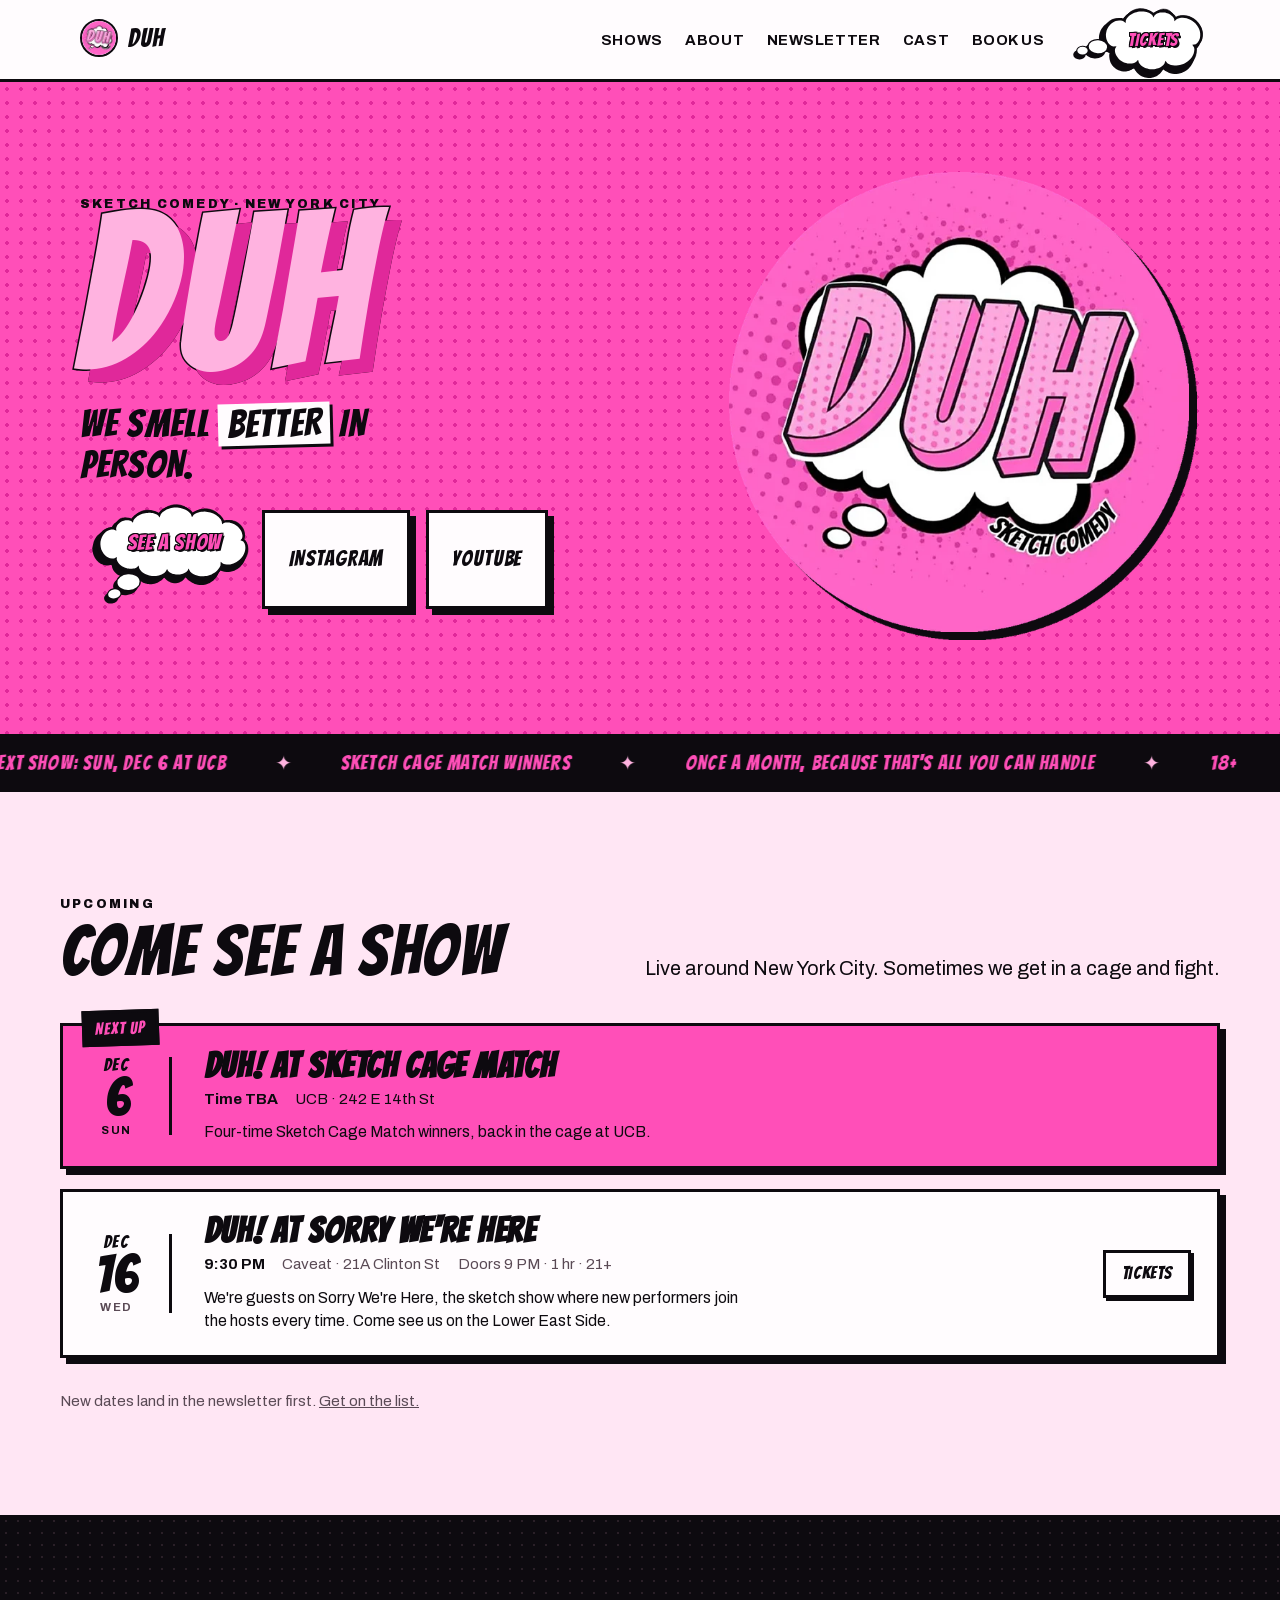
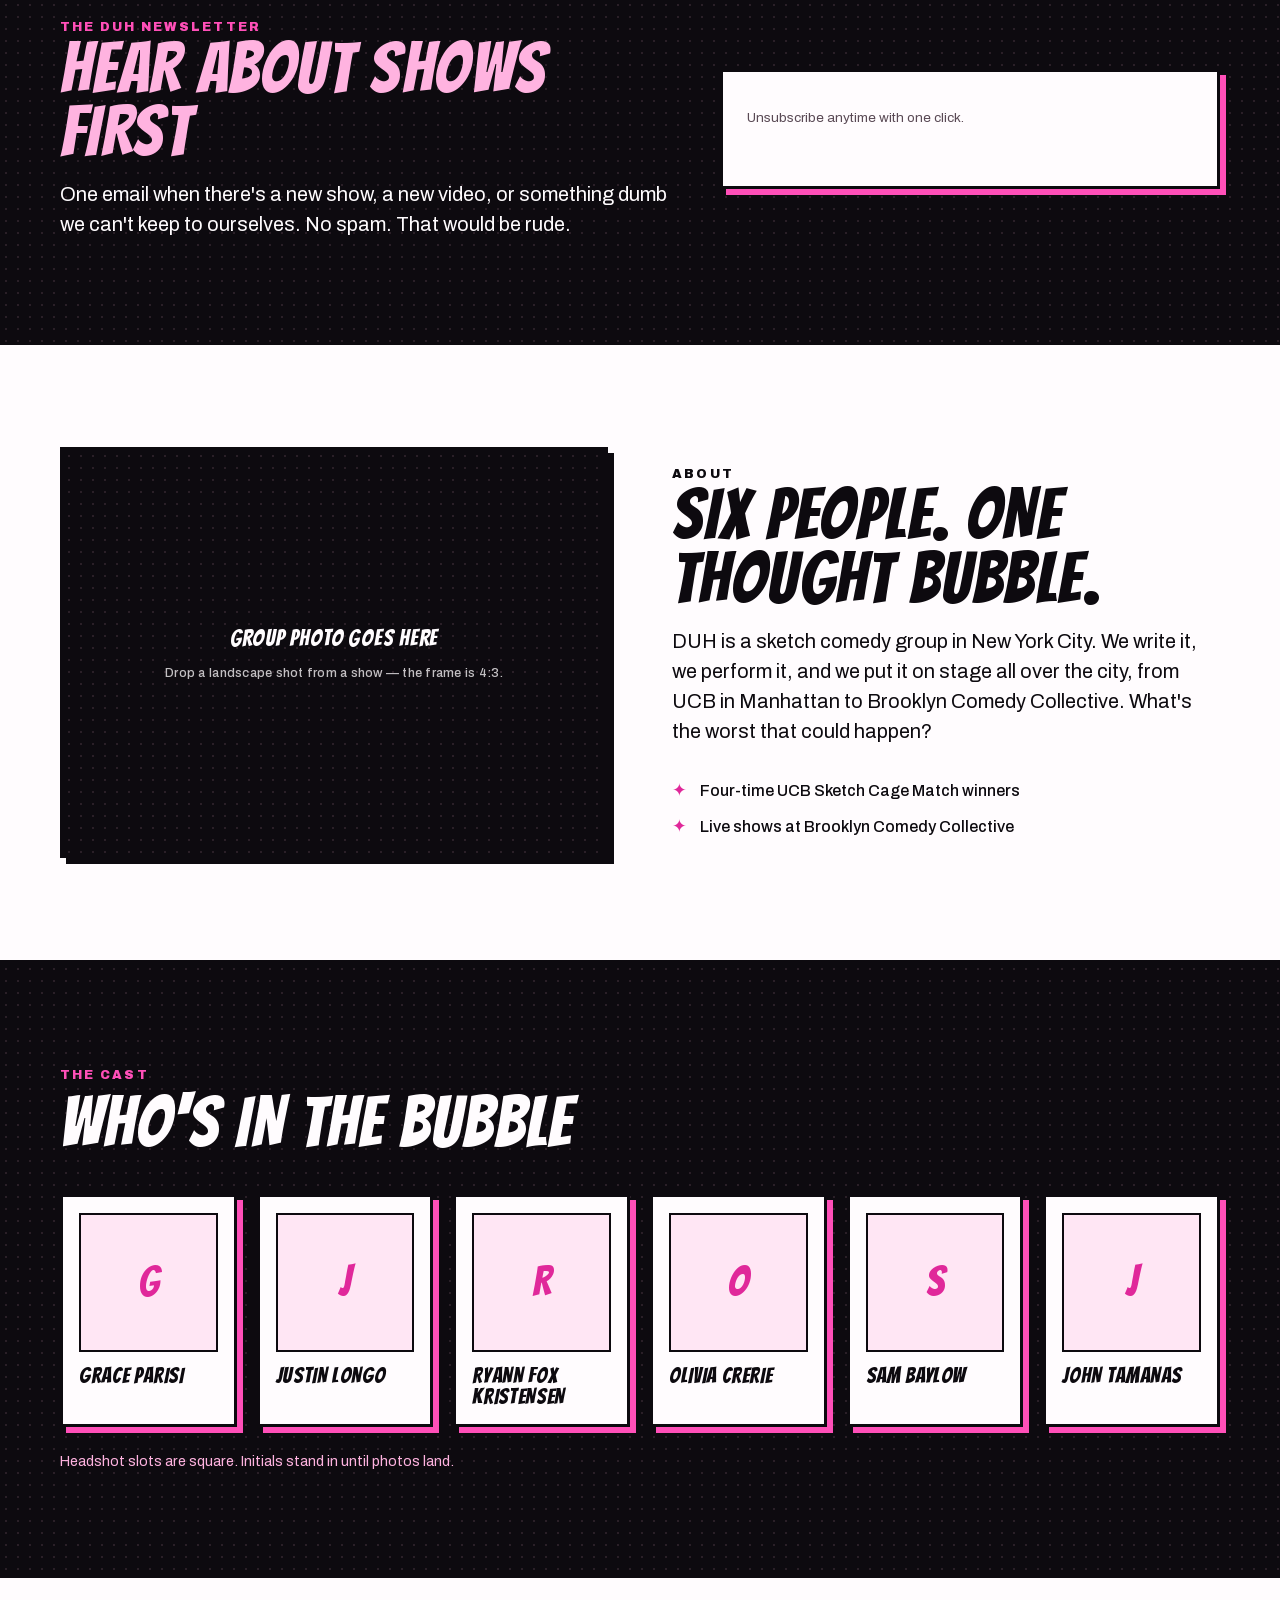
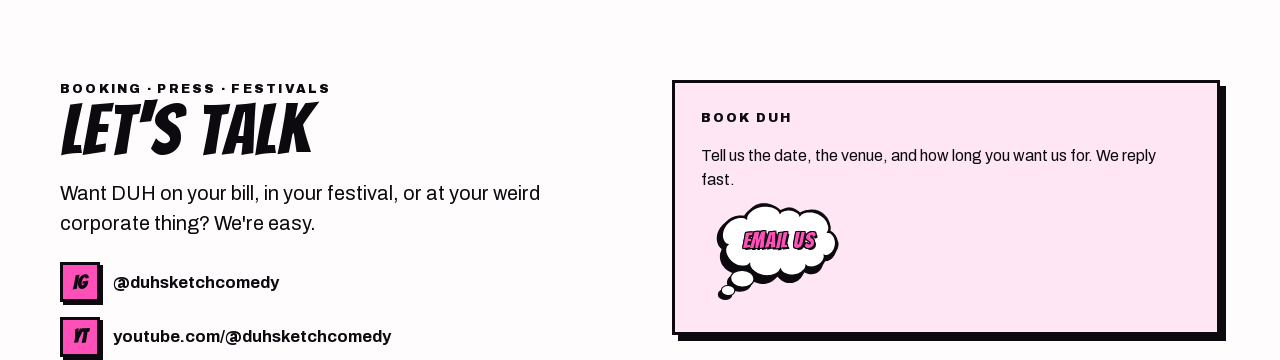
<file: blog/index.html>
<!doctype html>
<html lang="en">
<head>
<meta charset="utf-8">
<meta name="viewport" content="width=device-width, initial-scale=1">
<link rel="icon" href="/assets/favicon.png">
<meta name="theme-color" content="#FF4FB8">
<link rel="preload" href="/assets/bangers.woff2" as="font" type="font/woff2" crossorigin>
<link rel="preload" href="/assets/archivo.woff2" as="font" type="font/woff2" crossorigin>
<link rel="stylesheet" href="/assets/blog.css">
<link rel="stylesheet" href="/assets/bubble.css"><script src="/assets/bubble.js" defer></script>
<!-- Hidden until a published post exists; with none, the script sends visitors home. -->
<style>body.loading{visibility:hidden}</style>
<title>Blog — DUH Sketch Comedy</title>
<meta name="description" content="The DUH blog.">
</head>
<body class="loading">
<nav class="nav" aria-label="Primary">
  <div class="in">
    <a class="brand" href="/"><img src="/assets/logo-small.webp" alt="" width="38" height="38">DUH</a>
    <ul>
      <li><a href="/#shows">Shows</a></li>
      <li><a href="/#about">About</a></li>
      <li><a href="/blog/" aria-current="page">Blog</a></li>
      <li><a href="/#list">Newsletter</a></li>
      <li><a href="/#cast">Cast</a></li>
      <li><a href="/#contact">Book us</a></li>
    </ul>
    <a class="btn sm cta" href="/#shows">Tickets</a>
  </div>
</nav>

<header class="blog-head halftone">
  <div class="in">
    <p class="eyebrow">From the desk of DUH</p>
    <h1 class="display comic" id="blog-name">The DUH Blog</h1>
    <p class="lede" id="blog-intro">Hot takes, cold opens and things we couldn't fit in a sketch.</p>
    <div class="chips" id="chips" hidden></div>
  </div>
</header>

<main class="blog-main">
  <div class="in">
    <div id="feature"></div>
    <ul class="rows" id="rows"></ul>
    <div class="cta-box">
      <strong>Get the newsletter</strong>
      <a class="btn" href="/#list" aria-label="Sign me up">Sign me<br>up</a>
    </div>
  </div>
</main>

<footer>
  <div class="in">
    <span class="word">DUH</span>
    <span>Sketch comedy · NYC · <a href="https://www.instagram.com/duhsketchcomedy/" target="_blank" rel="noopener">Instagram</a> · <a href="https://www.youtube.com/@duhsketchcomedy" target="_blank" rel="noopener">YouTube</a></span>
    <span>© <span id="yr">2026</span> DUH Sketch Comedy</span>
  </div>
</footer>

<script src="/assets/blog.js"></script>
<script>
/* ── SETTINGS: blog name and intro line (from the copy doc) ── */
var BLOG_NAME  = 'The DUH Blog';
var BLOG_INTRO = "Hot takes, cold opens and things we couldn't fit in a sketch.";

(function(){
  var B = window.DuhBlog, E = B.esc;
  document.getElementById('yr').textContent = new Date().getFullYear();
  document.getElementById('blog-name').textContent = BLOG_NAME;
  document.getElementById('blog-intro').textContent = BLOG_INTRO;
  document.title = BLOG_NAME + ' — DUH Sketch Comedy';

  function href(p){ return '/blog/post.html?p=' + encodeURIComponent(p.slug); }
  function thumb(p){ return '<div class="thumb">' + (p.image ? '<img src="'+E(B.safeUrl(p.image))+'" alt="" loading="lazy">' : '<span class="w">DUH</span>') + '</div>'; }
  function meta(p){ return '<span class="meta">' + E(B.niceDate(p.date)) + (p.author ? ' · ' + E(p.author) : '') + '</span>'; }
  function tag(p){ return p.category ? '<span class="tag-pill">' + E(p.category) + '</span>' : ''; }

  function render(posts, cat){
    var list = cat ? posts.filter(function(p){ return p.category === cat; }) : posts;
    var top = list[0], rest = list.slice(1);
    document.getElementById('feature').innerHTML = top ?
      '<a class="feature" href="'+href(top)+'">' + thumb(top) + '<div>' + tag(top) + '<h2>' + E(top.title) + '</h2>' + (top.dek ? '<p>' + E(top.dek) + '</p>' : '') + meta(top) + '</div></a>' : '';
    document.getElementById('rows').innerHTML = rest.map(function(p){
      return '<li class="row"><a href="'+href(p)+'">' + thumb(p) + '<div>' + tag(p) + '<h3>' + E(p.title) + '</h3>' + (p.dek ? '<p>' + E(p.dek) + '</p>' : '') + meta(p) + '</div></a></li>';
    }).join('');
    document.getElementById('rows').hidden = !rest.length;
  }

  B.loadPosts().then(function(posts){
    if(!posts.length){ location.replace('/'); return; }
    var cats = posts.map(function(p){ return p.category; }).filter(function(c,i,a){ return c && a.indexOf(c) === i; });
    if(cats.length > 1){
      var chips = document.getElementById('chips');
      chips.innerHTML = ['All'].concat(cats).map(function(c,i){ return '<button class="chip" type="button" aria-pressed="'+(i===0)+'" data-cat="'+(i?E(c):'')+'">'+E(c)+'</button>'; }).join('');
      chips.hidden = false;
      chips.addEventListener('click', function(e){
        var b = e.target.closest('.chip'); if(!b) return;
        chips.querySelectorAll('.chip').forEach(function(x){ x.setAttribute('aria-pressed', x === b); });
        render(posts, b.dataset.cat);
      });
    }
    render(posts, '');
    document.body.classList.remove('loading');
  }).catch(function(){ location.replace('/'); });
})();
</script>
</body>
</html>
</file>
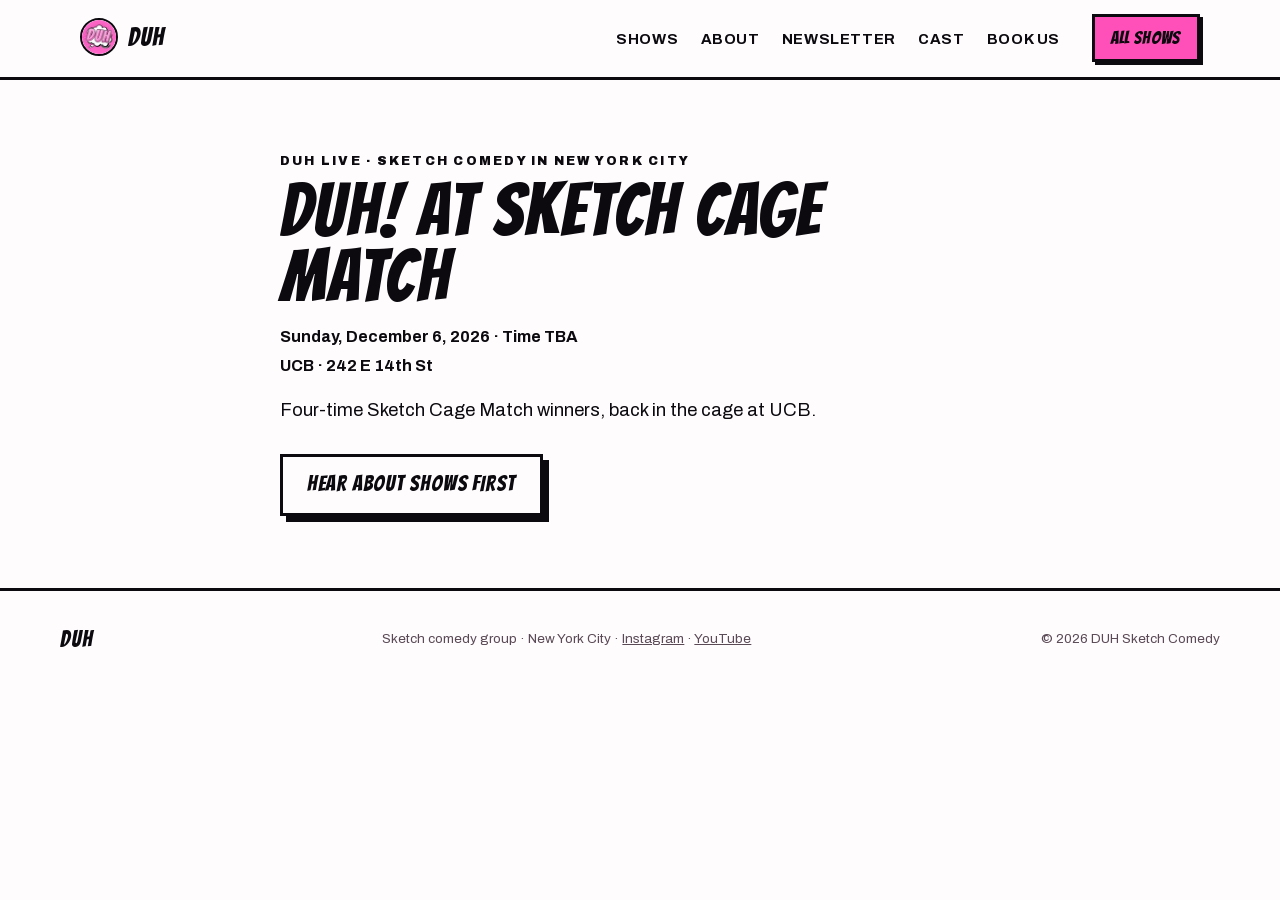
<file: shows/2026-12-06-ucb/index.html>
<!doctype html>
<!-- generated by scripts/build_seo.py: edit shows.json, not this file -->
<html lang="en">
<head>
<meta charset="utf-8">
<meta name="viewport" content="width=device-width, initial-scale=1">
<title>DUH! at Sketch Cage Match: Dec 6, 2026 at UCB | DUH Sketch Comedy NYC</title>
<meta name="description" content="Four-time Sketch Cage Match winners, back in the cage at UCB. Sunday, December 6, 2026, Time TBA at UCB, New York City.">
<link rel="canonical" href="https://duhsketchcomedy.com/shows/2026-12-06-ucb/">
<link rel="icon" href="/assets/favicon.png">
<link rel="apple-touch-icon" href="/assets/apple-touch-icon.png">
<meta name="theme-color" content="#FF4FB8">
<meta property="og:type" content="website">
<meta property="og:site_name" content="DUH">
<meta property="og:title" content="DUH! at Sketch Cage Match, Dec 6, 2026">
<meta property="og:description" content="Four-time Sketch Cage Match winners, back in the cage at UCB. Sunday, December 6, 2026, Time TBA at UCB, New York City.">
<meta property="og:url" content="https://duhsketchcomedy.com/shows/2026-12-06-ucb/">
<meta property="og:image" content="https://duhsketchcomedy.com/assets/share.jpg">
<meta name="twitter:card" content="summary_large_image">
<link rel="preload" href="/assets/bangers.woff2" as="font" type="font/woff2" crossorigin>
<link rel="preload" href="/assets/archivo.woff2" as="font" type="font/woff2" crossorigin>
<link rel="stylesheet" href="/assets/blog.css">
<style>
.show-page{max-width:760px;margin:0 auto;padding:clamp(2.5rem,6vw,4.5rem) 1.25rem}
.show-page h1{font-size:clamp(2.6rem,7vw,4.6rem);margin:.4rem 0 1rem}
.show-page .facts{list-style:none;font-weight:700;margin:0 0 1.2rem;display:grid;gap:.3rem}
.show-page .blurb{font-size:1.15rem;max-width:60ch;margin-bottom:1.8rem}
.show-page .actions{display:flex;flex-wrap:wrap;gap:1rem}
.show-page .past{background:var(--pink-bg);border:3px solid var(--ink);padding:.6rem .9rem;font-weight:700;margin-bottom:1.2rem}
</style>
<script type="application/ld+json">
{
  "@context": "https://schema.org",
  "@type": "ComedyEvent",
  "@id": "https://duhsketchcomedy.com/shows/2026-12-06-ucb/#event",
  "name": "DUH! at Sketch Cage Match",
  "url": "https://duhsketchcomedy.com/shows/2026-12-06-ucb/",
  "startDate": "2026-12-06",
  "eventStatus": "https://schema.org/EventScheduled",
  "eventAttendanceMode": "https://schema.org/OfflineEventAttendanceMode",
  "location": {
    "@type": "Place",
    "name": "UCB",
    "address": {
      "@type": "PostalAddress",
      "addressLocality": "New York",
      "addressRegion": "NY",
      "addressCountry": "US",
      "streetAddress": "242 E 14th St"
    }
  },
  "image": [
    "https://duhsketchcomedy.com/assets/share.jpg"
  ],
  "description": "Four-time Sketch Cage Match winners, back in the cage at UCB.",
  "performer": {
    "@type": "PerformingGroup",
    "@id": "https://duhsketchcomedy.com/#duh",
    "name": "DUH",
    "url": "https://duhsketchcomedy.com/"
  }
}
</script>
</head>
<body>
<nav class="nav" aria-label="Primary">
  <div class="in">
    <a class="brand" href="/"><img src="/assets/logo-small.webp" alt="" width="38" height="38">DUH</a>
    <ul>
      <li><a href="/#shows">Shows</a></li>
      <li><a href="/#about">About</a></li>
      <li><a href="/#list">Newsletter</a></li>
      <li><a href="/#cast">Cast</a></li>
      <li><a href="/#contact">Book us</a></li>
    </ul>
    <a class="btn sm cta" href="/#shows">All shows</a>
  </div>
</nav>

<main class="show-page">
  <p class="eyebrow">DUH live · Sketch comedy in New York City</p>
  <h1 class="display">DUH! at Sketch Cage Match</h1>
  <p class="past" id="past" hidden>This show already happened. <a href="/#shows">See what's next.</a></p>
  <ul class="facts">
    <li>Sunday, December 6, 2026 · Time TBA</li>
    <li>UCB · 242 E 14th St</li>
    
  </ul>
  <p class="blurb">Four-time Sketch Cage Match winners, back in the cage at UCB.</p>
  <div class="actions">
    
    <a class="btn ghost" href="/#list">Hear about shows first</a>
  </div>
</main>

<footer>
  <div class="in">
    <span class="word">DUH</span>
    <span>Sketch comedy group · New York City · <a href="https://www.instagram.com/duhsketchcomedy/" target="_blank" rel="noopener">Instagram</a> · <a href="https://www.youtube.com/@duhsketchcomedy" target="_blank" rel="noopener">YouTube</a></span>
    <span>© 2026 DUH Sketch Comedy</span>
  </div>
</footer>
<script>
(function(){
  var today = new Intl.DateTimeFormat('en-CA',{timeZone:'America/New_York'}).format(new Date());
  if('2026-12-06' < today){ document.getElementById('past').hidden = false; var t = document.getElementById('tix'); if(t) t.hidden = true; }
})();
</script>
</body>
</html>
</file>
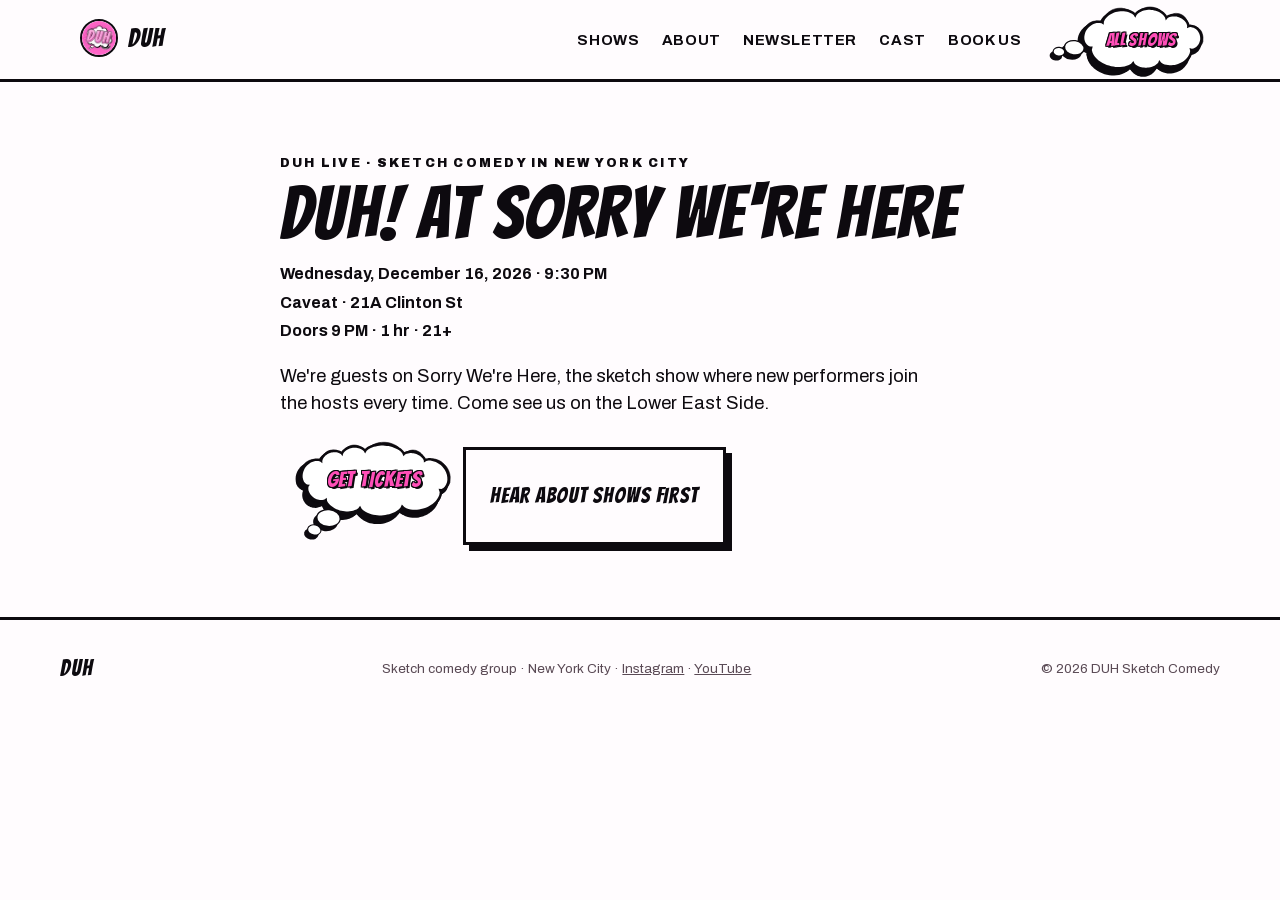
<file: shows/2026-12-16-caveat/index.html>
<!doctype html>
<!-- generated by scripts/build_seo.py: edit shows.json, not this file -->
<html lang="en">
<head>
<meta charset="utf-8">
<meta name="viewport" content="width=device-width, initial-scale=1">
<title>DUH! at Sorry We&#x27;re Here: Dec 16, 2026 at Caveat | DUH Sketch Comedy NYC</title>
<meta name="description" content="We&#x27;re guests on Sorry We&#x27;re Here, the sketch show where new performers join the hosts every time. Come see us on the Lower East Side. Wednesday, December 16, 2026, 9:30 PM at Caveat, New York City.">
<link rel="canonical" href="https://duhsketchcomedy.com/shows/2026-12-16-caveat/">
<link rel="icon" href="/assets/favicon.png">
<link rel="apple-touch-icon" href="/assets/apple-touch-icon.png">
<meta name="theme-color" content="#FF4FB8">
<meta property="og:type" content="website">
<meta property="og:site_name" content="DUH">
<meta property="og:title" content="DUH! at Sorry We&#x27;re Here, Dec 16, 2026">
<meta property="og:description" content="We&#x27;re guests on Sorry We&#x27;re Here, the sketch show where new performers join the hosts every time. Come see us on the Lower East Side. Wednesday, December 16, 2026, 9:30 PM at Caveat, New York City.">
<meta property="og:url" content="https://duhsketchcomedy.com/shows/2026-12-16-caveat/">
<meta property="og:image" content="https://duhsketchcomedy.com/assets/share.jpg">
<meta name="twitter:card" content="summary_large_image">
<link rel="preload" href="/assets/bangers.woff2" as="font" type="font/woff2" crossorigin>
<link rel="preload" href="/assets/archivo.woff2" as="font" type="font/woff2" crossorigin>
<link rel="stylesheet" href="/assets/blog.css">
<link rel="stylesheet" href="/assets/bubble.css"><script src="/assets/bubble.js" defer></script>
<style>
.show-page{max-width:760px;margin:0 auto;padding:clamp(2.5rem,6vw,4.5rem) 1.25rem}
.show-page h1{font-size:clamp(2.6rem,7vw,4.6rem);margin:.4rem 0 1rem}
.show-page .facts{list-style:none;font-weight:700;margin:0 0 1.2rem;display:grid;gap:.3rem}
.show-page .blurb{font-size:1.15rem;max-width:60ch;margin-bottom:1.8rem}
.show-page .actions{display:flex;flex-wrap:wrap;gap:1rem}
.show-page .past{background:var(--pink-bg);border:3px solid var(--ink);padding:.6rem .9rem;font-weight:700;margin-bottom:1.2rem}
</style>
<script type="application/ld+json">
{
  "@context": "https://schema.org",
  "@type": "ComedyEvent",
  "@id": "https://duhsketchcomedy.com/shows/2026-12-16-caveat/#event",
  "name": "DUH! at Sorry We're Here",
  "url": "https://duhsketchcomedy.com/shows/2026-12-16-caveat/",
  "startDate": "2026-12-16T21:30:00-05:00",
  "eventStatus": "https://schema.org/EventScheduled",
  "eventAttendanceMode": "https://schema.org/OfflineEventAttendanceMode",
  "location": {
    "@type": "Place",
    "name": "Caveat",
    "address": {
      "@type": "PostalAddress",
      "addressLocality": "New York",
      "addressRegion": "NY",
      "addressCountry": "US",
      "streetAddress": "21A Clinton St"
    }
  },
  "image": [
    "https://duhsketchcomedy.com/assets/share.jpg"
  ],
  "description": "We're guests on Sorry We're Here, the sketch show where new performers join the hosts every time. Come see us on the Lower East Side.",
  "performer": {
    "@type": "PerformingGroup",
    "@id": "https://duhsketchcomedy.com/#duh",
    "name": "DUH",
    "url": "https://duhsketchcomedy.com/"
  },
  "offers": {
    "@type": "Offer",
    "url": "https://caveat.nyc/events/sorry-were-here-2026-12-16",
    "availability": "https://schema.org/InStock"
  }
}
</script>
</head>
<body>
<nav class="nav" aria-label="Primary">
  <div class="in">
    <a class="brand" href="/"><img src="/assets/logo-small.webp" alt="" width="38" height="38">DUH</a>
    <ul>
      <li><a href="/#shows">Shows</a></li>
      <li><a href="/#about">About</a></li>
      <li><a href="/#list">Newsletter</a></li>
      <li><a href="/#cast">Cast</a></li>
      <li><a href="/#contact">Book us</a></li>
    </ul>
    <a class="btn sm cta" href="/#shows">All shows</a>
  </div>
</nav>

<main class="show-page">
  <p class="eyebrow">DUH live · Sketch comedy in New York City</p>
  <h1 class="display">DUH! at Sorry We&#x27;re Here</h1>
  <p class="past" id="past" hidden>This show already happened. <a href="/#shows">See what's next.</a></p>
  <ul class="facts">
    <li>Wednesday, December 16, 2026 · 9:30 PM</li>
    <li>Caveat · 21A Clinton St</li>
    <li>Doors 9 PM · 1 hr · 21+</li>
  </ul>
  <p class="blurb">We&#x27;re guests on Sorry We&#x27;re Here, the sketch show where new performers join the hosts every time. Come see us on the Lower East Side.</p>
  <div class="actions">
    <a class="btn" id="tix" href="https://caveat.nyc/events/sorry-were-here-2026-12-16" target="_blank" rel="noopener">Get tickets</a>
    <a class="btn ghost" href="/#list">Hear about shows first</a>
  </div>
</main>

<footer>
  <div class="in">
    <span class="word">DUH</span>
    <span>Sketch comedy group · New York City · <a href="https://www.instagram.com/duhsketchcomedy/" target="_blank" rel="noopener">Instagram</a> · <a href="https://www.youtube.com/@duhsketchcomedy" target="_blank" rel="noopener">YouTube</a></span>
    <span>© 2026 DUH Sketch Comedy</span>
  </div>
</footer>
<script>
(function(){
  var today = new Intl.DateTimeFormat('en-CA',{timeZone:'America/New_York'}).format(new Date());
  if('2026-12-16' < today){ document.getElementById('past').hidden = false; var t = document.getElementById('tix'); if(t) t.hidden = true; }
})();
</script>
</body>
</html>
</file>
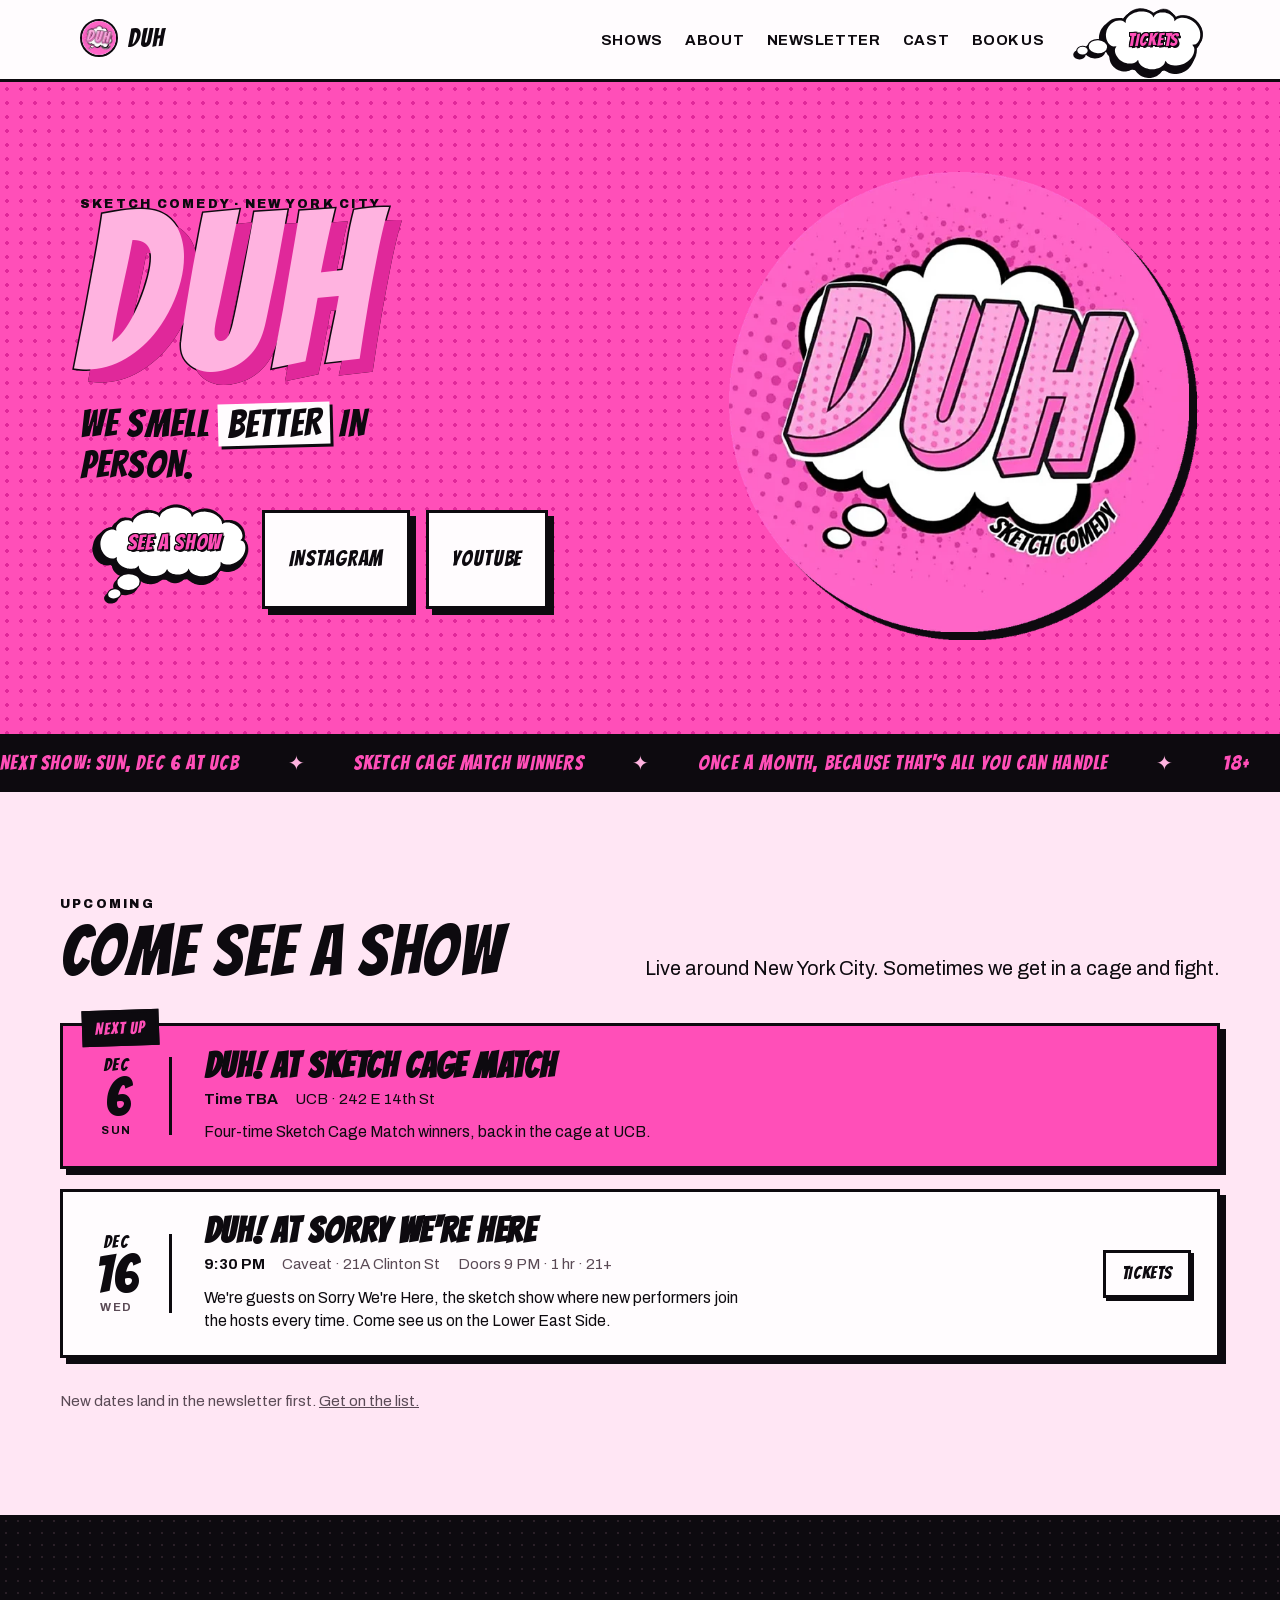
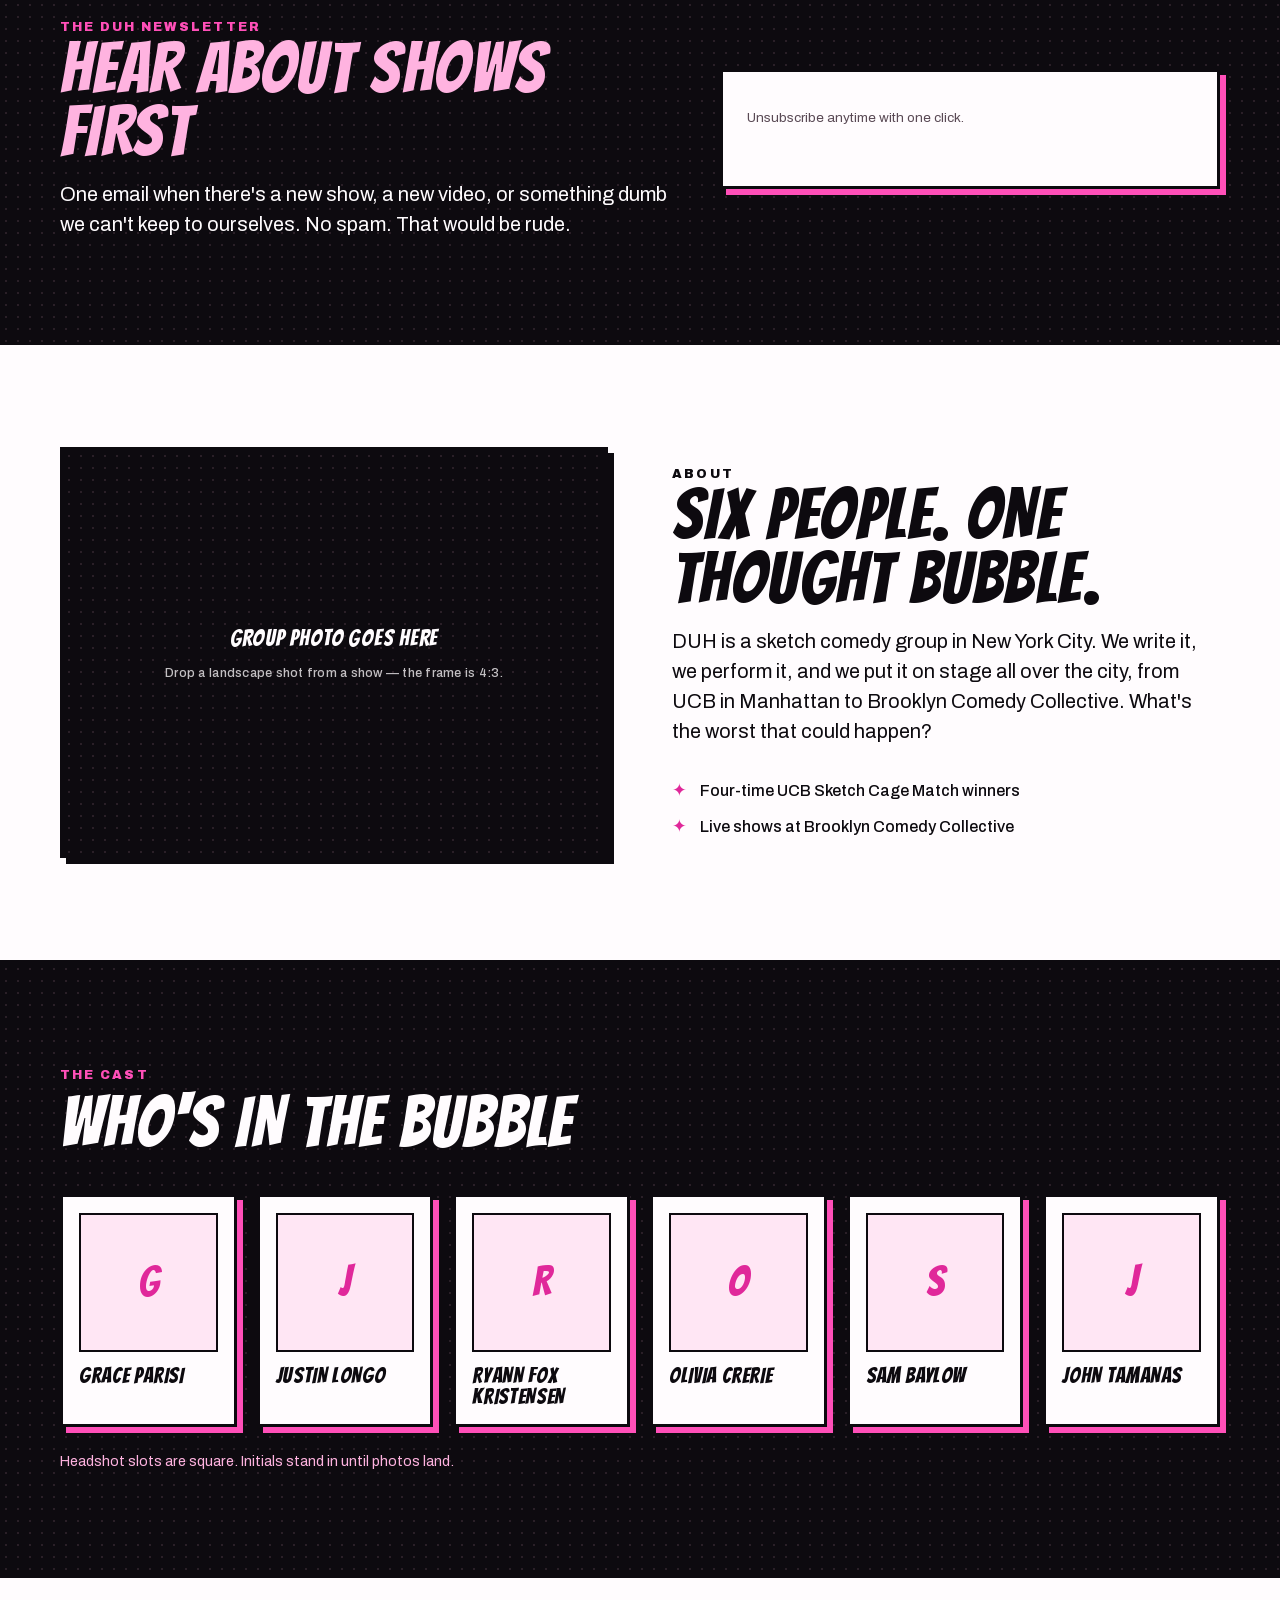
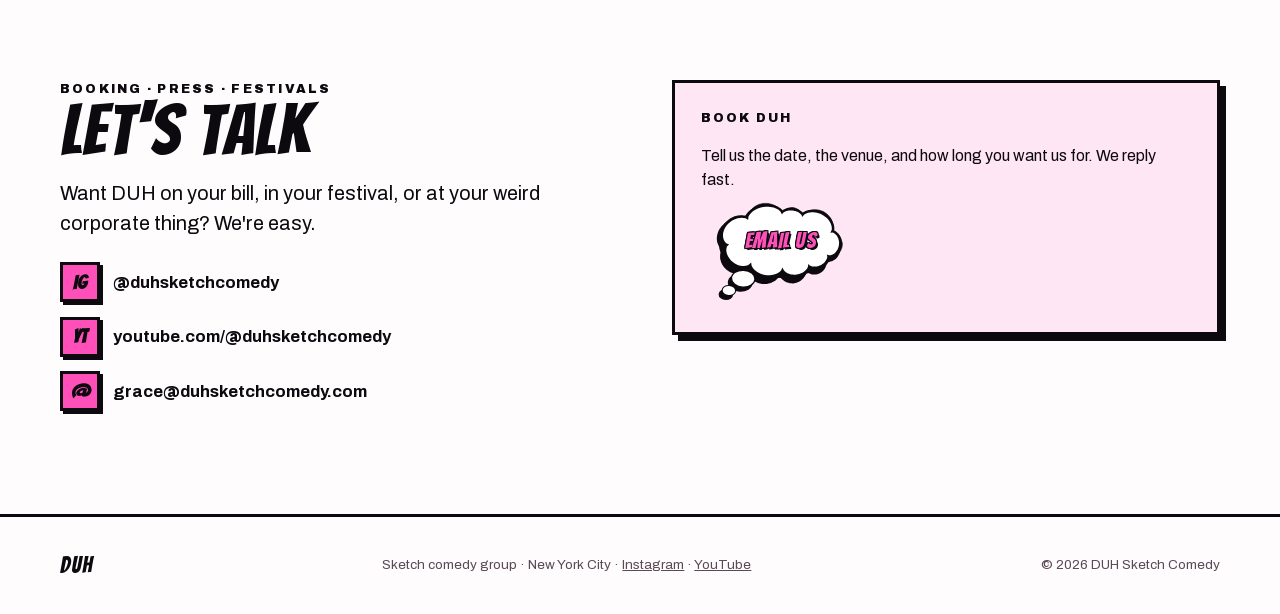
<file: blog/post.html>
<!doctype html>
<html lang="en">
<head>
<meta charset="utf-8">
<meta name="viewport" content="width=device-width, initial-scale=1">
<link rel="icon" href="/assets/favicon.png">
<meta name="theme-color" content="#FF4FB8">
<link rel="preload" href="/assets/bangers.woff2" as="font" type="font/woff2" crossorigin>
<link rel="preload" href="/assets/archivo.woff2" as="font" type="font/woff2" crossorigin>
<link rel="stylesheet" href="/assets/blog.css">
<link rel="stylesheet" href="/assets/bubble.css"><script src="/assets/bubble.js" defer></script>
<!-- Hidden until a published post exists; with none, the script sends visitors home. -->
<style>body.loading{visibility:hidden}</style>
<title>DUH Sketch Comedy</title>
<meta name="description" content="From the DUH blog.">
</head>
<body class="loading">
<nav class="nav" aria-label="Primary">
  <div class="in">
    <a class="brand" href="/"><img src="/assets/logo-small.webp" alt="" width="38" height="38">DUH</a>
    <ul>
      <li><a href="/#shows">Shows</a></li>
      <li><a href="/#about">About</a></li>
      <li><a href="/blog/" aria-current="page">Blog</a></li>
      <li><a href="/#list">Newsletter</a></li>
      <li><a href="/#cast">Cast</a></li>
      <li><a href="/#contact">Book us</a></li>
    </ul>
    <a class="btn sm cta" href="/#shows">Tickets</a>
  </div>
</nav>

<main class="blog-main">
  <article class="post">
    <a class="back" href="/blog/">← All posts</a>
    <div id="tag"></div>
    <h1 id="title"></h1>
    <p class="dek" id="dek"></p>
    <p class="meta" id="meta"></p>
    <div id="img"></div>
    <div class="body" id="body"></div>
    <div class="cta-box">
      <strong>Come see it live</strong>
      <a class="btn" href="/#shows">Shows</a>
    </div>
  </article>
</main>

<footer>
  <div class="in">
    <span class="word">DUH</span>
    <span>Sketch comedy · NYC · <a href="https://www.instagram.com/duhsketchcomedy/" target="_blank" rel="noopener">Instagram</a> · <a href="https://www.youtube.com/@duhsketchcomedy" target="_blank" rel="noopener">YouTube</a></span>
    <span>© <span id="yr">2026</span> DUH Sketch Comedy</span>
  </div>
</footer>

<script src="/assets/blog.js"></script>
<script>
(function(){
  var B = window.DuhBlog, E = B.esc;
  document.getElementById('yr').textContent = new Date().getFullYear();
  var slug = new URLSearchParams(location.search).get('p') || '';
  B.loadPosts().then(function(posts){
    var p = posts.filter(function(x){ return x.slug === slug; })[0];
    if(!p){ location.replace(posts.length ? '/blog/' : '/'); return null; }
    return fetch('/posts/' + p.slug + '.md', {cache:'no-cache'}).then(function(r){ if(!r.ok) throw new Error(r.status); return r.text(); }).then(function(txt){
      document.title = p.title + ' — DUH';
      document.getElementById('tag').innerHTML = p.category ? '<span class="tag-pill">' + E(p.category) + '</span>' : '';
      document.getElementById('title').textContent = p.title;
      document.getElementById('dek').textContent = p.dek || '';
      document.getElementById('dek').hidden = !p.dek;
      document.getElementById('meta').textContent = B.niceDate(p.date) + (p.author ? ' · ' + p.author : '');
      document.getElementById('img').innerHTML = p.image ? '<div class="thumb hero-img"><img src="' + E(B.safeUrl(p.image)) + '" alt=""></div>' : '';
      document.getElementById('body').innerHTML = B.md(txt);
      document.body.classList.remove('loading');
    });
  }).catch(function(){ location.replace('/'); });
})();
</script>
</body>
</html>
</file>
<file: assets/bubble.css>
/* Thought-bubble buttons, drawn like the white thought bubble in the DUH logo.
   Applies to every accented (non-ghost) .btn and to Kit's signup button; ghost buttons
   stay square so the bubbles read as the main action.

   assets/bubble.js draws each button its own hand-inked oval cloud (with the two trailing
   puffs) and widens the button so the label sits inside the oval. Until it runs, or
   without JavaScript, the button is a plain white oval with an ink outline and shadow. */
.btn:not(.ghost),
#kit-embed .formkit-submit{
  position:relative!important;isolation:isolate;
  background:#fff!important;
  border:3px solid var(--ink)!important;border-radius:50%!important;
  box-shadow:-3px 4px 0 var(--ink)!important;
  /* lettering like the logo's: pink letters, a thin ink outline, a hard ink drop behind */
  color:var(--pink)!important;
  text-shadow:1px 0 0 var(--ink),-1px 0 0 var(--ink),0 1px 0 var(--ink),0 -1px 0 var(--ink),
    1px 1px 0 var(--ink),-1px -1px 0 var(--ink),1px -1px 0 var(--ink),-1px 1px 0 var(--ink),
    2px 2px 0 var(--ink);
  line-height:1;justify-content:center;text-align:center;
  padding:.9em 1.9em;min-height:0;max-width:100%;
  margin:0 0 1.5em 1em;
  overflow:visible!important;
}
.btn.sm:not(.ghost){padding:.95em 1.6em;margin:0 0 1.2em .8em}
.nav .btn.cta:not(.ghost){margin:0 0 0 2.4rem}
.btn:not(.ghost):hover{transform:translate(-2px,-2px)}
.btn:not(.ghost):active{transform:translate(2px,2px)}

/* once the drawing is in, the CSS oval steps aside */
.btn.bubbled,#kit-embed .formkit-submit.bubbled{background:transparent!important;border-color:transparent!important;box-shadow:none!important}
.bubble-art{position:absolute;z-index:-1;display:block;pointer-events:none}
.bubble-art svg{display:block;width:100%;height:100%;overflow:visible}

/* Kit's button: sized to its label, like the other bubbles */
#kit-embed .formkit-submit{width:auto!important;min-width:0!important;justify-self:start;margin:0 0 1.6em 1em!important;padding:0!important;min-height:0!important}
#kit-embed .formkit-submit > span{padding:.9em 1.9em!important;line-height:1!important;color:var(--pink)!important}
#kit-embed .formkit-submit:hover{transform:translate(-2px,-2px)!important}

/* keyboard focus: a dashed oval around the bubble */
.btn:not(.ghost):focus-visible,#kit-embed .formkit-submit:focus-visible{outline:3px dashed var(--ink);outline-offset:6px}

/* narrow layouts */
@media (max-width:640px){ .show > .btn:not(.ghost){margin-left:1em;justify-self:start} }
@media (max-width:760px){ .nav .btn.cta:not(.ghost){margin-left:auto} }

/* Windows high contrast: drop the drawing, keep a plain outlined button */
@media (forced-colors:active){
  .bubble-art{display:none}
  .btn:not(.ghost),#kit-embed .formkit-submit{border:2px solid ButtonText!important;text-shadow:none}
}
</file>
<file: assets/blog.css>
/* Shared look for the blog pages. Copied from index.html's styles, plus blog styles at the bottom. */
@font-face{font-family:'Archivo';font-style:normal;font-weight:400 900;font-stretch:100%;font-display:swap;src:url(/assets/archivo.woff2) format('woff2');unicode-range:U+0000-00FF, U+0131, U+0152-0153, U+02BB-02BC, U+02C6, U+02DA, U+02DC, U+0304, U+0308, U+0329, U+2000-206F, U+20AC, U+2122, U+2191, U+2193, U+2212, U+2215, U+FEFF, U+FFFD}
@font-face{font-family:'Archivo';font-style:italic;font-weight:400;font-stretch:100%;font-display:swap;src:url(/assets/archivo-italic.woff2) format('woff2');unicode-range:U+0000-00FF, U+0131, U+0152-0153, U+02BB-02BC, U+02C6, U+02DA, U+02DC, U+0304, U+0308, U+0329, U+2000-206F, U+20AC, U+2122, U+2191, U+2193, U+2212, U+2215, U+FEFF, U+FFFD}
@font-face{font-family:'Bangers';font-style:normal;font-weight:400;font-display:swap;src:url(/assets/bangers.woff2) format('woff2');unicode-range:U+0000-00FF, U+0131, U+0152-0153, U+02BB-02BC, U+02C6, U+02DA, U+02DC, U+0304, U+0308, U+0329, U+2000-206F, U+20AC, U+2122, U+2191, U+2193, U+2212, U+2215, U+FEFF, U+FFFD}
:root{
  --pink:      #FF4FB8;   /* logo hot pink */
  --pink-deep: #E0289A;   /* halftone dot pink */
  --pink-pale: #FFB3E0;   /* letter fill */
  --pink-bg:   #FFE6F4;
  --ink:       #0D0A0F;
  --paper:     #FFFCFE;
  --muted:     #5A4A55;
  --line:      #0D0A0F;
  --lw:        3px;       /* comic outline weight */
  --shadow:    6px 6px 0 var(--ink);
  --shadow-sm: 3px 3px 0 var(--ink);
  --display:   'Bangers', 'Impact', sans-serif;
  --body:      'Archivo', system-ui, sans-serif;
  --max:       1160px;
}
*{box-sizing:border-box;margin:0;padding:0}
html{scroll-behavior:smooth;-webkit-text-size-adjust:100%}
@media (prefers-reduced-motion:reduce){html{scroll-behavior:auto}}
body{font-family:var(--body);color:var(--ink);background:var(--paper);line-height:1.5;overflow-x:hidden}
img{display:block;max-width:100%}
a{color:inherit}
::selection{background:var(--ink);color:var(--pink)}

/* halftone texture — the logo's dot field, as a CSS pattern */
.halftone{
  background-color:var(--pink);
  background-image:radial-gradient(var(--pink-deep) 1.6px, transparent 1.7px);
  background-size:14px 14px;
}
.halftone-dark{
  background-color:var(--ink);
  background-image:radial-gradient(#2a1f27 1.4px, transparent 1.5px);
  background-size:12px 12px;
}

/* ── type ───────────────────────────────────────────────────── */
.display{
  font-family:var(--display);
  font-weight:400;
  letter-spacing:.02em;
  line-height:.9;
  text-transform:uppercase;
}
/* comic outlined text: pale fill, ink stroke, hard pink drop */
.comic{
  color:var(--pink-pale);
  -webkit-text-stroke:var(--lw) var(--ink);
  paint-order:stroke fill;
  text-shadow:.06em .06em 0 var(--pink-deep), .06em .06em 0 var(--ink);
}
@supports not (paint-order:stroke fill){ .comic{-webkit-text-stroke:0;color:var(--ink)} }
.eyebrow{
  font-family:var(--body);font-weight:900;font-size:.78rem;letter-spacing:.18em;text-transform:uppercase;
}
h2.display{font-size:clamp(2.6rem,6vw,4.4rem)}
p.lede{font-size:clamp(1.05rem,1.6vw,1.25rem);max-width:56ch;text-wrap:pretty}

/* ── buttons ────────────────────────────────────────────────── */
.btn{
  display:inline-flex;align-items:center;gap:.5em;
  font-family:var(--display);font-size:1.35rem;letter-spacing:.04em;text-transform:uppercase;
  padding:.55em 1.1em;min-height:48px;
  background:var(--pink);color:var(--ink);text-decoration:none;
  border:var(--lw) solid var(--ink);box-shadow:var(--shadow);
  transition:transform .12s ease, box-shadow .12s ease;
  cursor:pointer;
}
.btn:hover{transform:translate(-2px,-2px);box-shadow:8px 8px 0 var(--ink)}
.btn:active{transform:translate(3px,3px);box-shadow:3px 3px 0 var(--ink)}
.btn:focus-visible{outline:3px solid var(--ink);outline-offset:3px}
.btn.ghost{background:var(--paper)}
.btn.ink{background:var(--ink);color:var(--pink);border-color:var(--pink);box-shadow:6px 6px 0 var(--pink)}
.btn.ink:hover{box-shadow:8px 8px 0 var(--pink)}
.btn.sm{font-size:1.1rem;padding:.45em .9em;min-height:44px;box-shadow:var(--shadow-sm)}
.btn.sm:hover{box-shadow:5px 5px 0 var(--ink)}

/* ── nav ────────────────────────────────────────────────────── */
.nav{
  position:sticky;top:0;z-index:50;
  background:var(--paper);border-bottom:var(--lw) solid var(--ink);
}
.nav .in{max-width:var(--max);margin:0 auto;padding:.7rem 1.25rem;display:flex;align-items:center;gap:1.5rem}
.nav .brand{display:flex;align-items:center;gap:.6rem;text-decoration:none;font-family:var(--display);font-size:1.6rem;letter-spacing:.04em}
.nav .brand img{width:38px;height:38px;border-radius:50%;border:2px solid var(--ink)}
.nav ul{list-style:none;display:flex;gap:1.4rem;margin-left:auto;font-weight:700;font-size:.92rem;letter-spacing:.04em;text-transform:uppercase}
.nav a:not(.btn){text-decoration:none;padding:.25em 0;border-bottom:3px solid transparent}
.nav a:not(.btn):hover{border-bottom-color:var(--pink)}
.nav .cta{margin-left:.5rem}
@media (max-width:760px){ .nav ul{display:none} .nav .cta{margin-left:auto} }
/* ── footer ─────────────────────────────────────────────────── */
footer{border-top:var(--lw) solid var(--ink);padding:2rem 1.25rem;font-size:.85rem;color:var(--muted)}
footer .in{max-width:var(--max);margin:0 auto;display:flex;flex-wrap:wrap;justify-content:space-between;gap:1rem;align-items:center}
footer .word{font-family:var(--display);font-size:1.4rem;color:var(--ink);letter-spacing:.04em}
[hidden]{display:none!important}
.empty{background:var(--paper);border:var(--lw) dashed var(--ink);padding:1.6rem;font-weight:500}

/* ── blog ───────────────────────────────────────────────────── */
.nav a[aria-current]{border-bottom-color:var(--pink)!important}
.blog-head{border-bottom:var(--lw) solid var(--ink);padding:clamp(2.5rem,6vw,4.5rem) 1.25rem}
.blog-head .in,.blog-main .in{max-width:var(--max);margin:0 auto}
.blog-head h1{font-size:clamp(3.6rem,11vw,8rem);line-height:.85;margin:.3rem 0 1rem}
.blog-head .lede{font-size:clamp(1.05rem,1.6vw,1.25rem);max-width:56ch;font-weight:500}
.chips{display:flex;flex-wrap:wrap;gap:.6rem;margin-top:1.6rem}
.chip{font:inherit;font-weight:900;font-size:.78rem;letter-spacing:.12em;text-transform:uppercase;background:var(--paper);color:var(--ink);border:2px solid var(--ink);padding:.45em .85em;box-shadow:var(--shadow-sm);cursor:pointer;min-height:36px}
.chip[aria-pressed="true"]{background:var(--ink);color:var(--pink)}
.blog-main{padding:clamp(2.5rem,6vw,4.5rem) 1.25rem}
.tag-pill{display:inline-block;font-weight:900;font-size:.72rem;letter-spacing:.14em;text-transform:uppercase;background:var(--pink);border:2px solid var(--ink);padding:.2em .6em}
.ph-badge{display:inline-block;font-weight:900;font-size:.72rem;letter-spacing:.14em;text-transform:uppercase;background:var(--ink);color:var(--pink);padding:.25em .6em;margin-left:.4rem}
.meta{font-size:.85rem;color:var(--muted);font-weight:600}
.thumb{background-color:var(--pink);background-image:radial-gradient(var(--pink-deep) 1.6px, transparent 1.7px);background-size:14px 14px;border:var(--lw) solid var(--ink);display:grid;place-items:center;overflow:hidden}
.thumb img{width:100%;height:100%;object-fit:cover}
.thumb .w{font-family:var(--display);font-size:clamp(2rem,5vw,3.4rem);color:var(--pink-pale);-webkit-text-stroke:2px var(--ink);paint-order:stroke fill;letter-spacing:.04em}
/* featured (top) post */
.feature{display:grid;grid-template-columns:1.2fr 1fr;gap:2rem;align-items:center;text-decoration:none;background:var(--paper);border:var(--lw) solid var(--ink);box-shadow:var(--shadow);padding:1.25rem;margin-bottom:3rem}
.feature .thumb{aspect-ratio:16/10}
.feature h2{font-family:var(--display);font-weight:400;font-size:clamp(2rem,4.4vw,3.2rem);line-height:.95;text-transform:uppercase;letter-spacing:.02em;margin:.7rem 0 .6rem}
.feature p{font-size:1.05rem;margin-bottom:.8rem}
.feature:hover h2{color:var(--pink-deep)}
/* stacked rows */
.rows{list-style:none;display:grid;gap:0;border-top:var(--lw) solid var(--ink)}
.row{border-bottom:2px solid var(--ink)}
.row a{display:grid;grid-template-columns:150px 1fr;gap:1.25rem;align-items:center;padding:1.2rem 0;text-decoration:none}
.row .thumb{aspect-ratio:1}
.row .thumb .w{font-size:2rem}
.row h3{font-size:clamp(1.15rem,2vw,1.45rem);font-weight:900;line-height:1.15;margin:.45rem 0 .3rem}
.row p{color:var(--muted);margin-bottom:.35rem}
.row a:hover h3{color:var(--pink-deep)}
.cta-box{margin-top:3rem;background:var(--ink);color:var(--paper);border:var(--lw) solid var(--ink);box-shadow:6px 6px 0 var(--pink);padding:1.6rem;display:flex;flex-wrap:wrap;gap:1rem;align-items:center;justify-content:space-between}
.cta-box strong{font-family:var(--display);font-weight:400;font-size:1.8rem;letter-spacing:.03em;color:var(--pink);text-transform:uppercase}
@media (max-width:760px){
  .feature{grid-template-columns:1fr}
  .row a{grid-template-columns:96px 1fr;gap:1rem}
}
/* single post */
.post{max-width:720px;margin:0 auto}
.post .back{font-weight:800;text-decoration:none;font-size:.9rem;letter-spacing:.06em;text-transform:uppercase}
.post h1{font-family:var(--display);font-weight:400;font-size:clamp(2.6rem,7vw,4.6rem);line-height:.92;text-transform:uppercase;letter-spacing:.02em;margin:1rem 0 .8rem}
.post .dek{font-size:1.2rem;font-weight:500;margin-bottom:.8rem}
.post .hero-img{aspect-ratio:16/9;margin:1.6rem 0;box-shadow:var(--shadow)}
.ph-note{background:var(--pink-bg);border:var(--lw) dashed var(--ink);padding:1rem 1.2rem;font-weight:700;margin:1.4rem 0}
.body{font-size:1.1rem;line-height:1.7}
.body > *+*{margin-top:1.1rem}
.body h2{font-family:var(--display);font-weight:400;font-size:2rem;letter-spacing:.03em;text-transform:uppercase;line-height:1;margin-top:2rem}
.body h3{font-size:1.25rem;font-weight:900;margin-top:1.6rem}
.body ul,.body ol{padding-left:1.4rem}
.body li+li{margin-top:.4rem}
.body blockquote{border-left:6px solid var(--pink);padding:.2rem 0 .2rem 1rem;font-weight:600}
.body img{border:var(--lw) solid var(--ink);box-shadow:var(--shadow-sm)}
.body a{color:var(--pink-deep);font-weight:700}
.body hr{border:0;border-top:var(--lw) solid var(--ink)}
</file>
